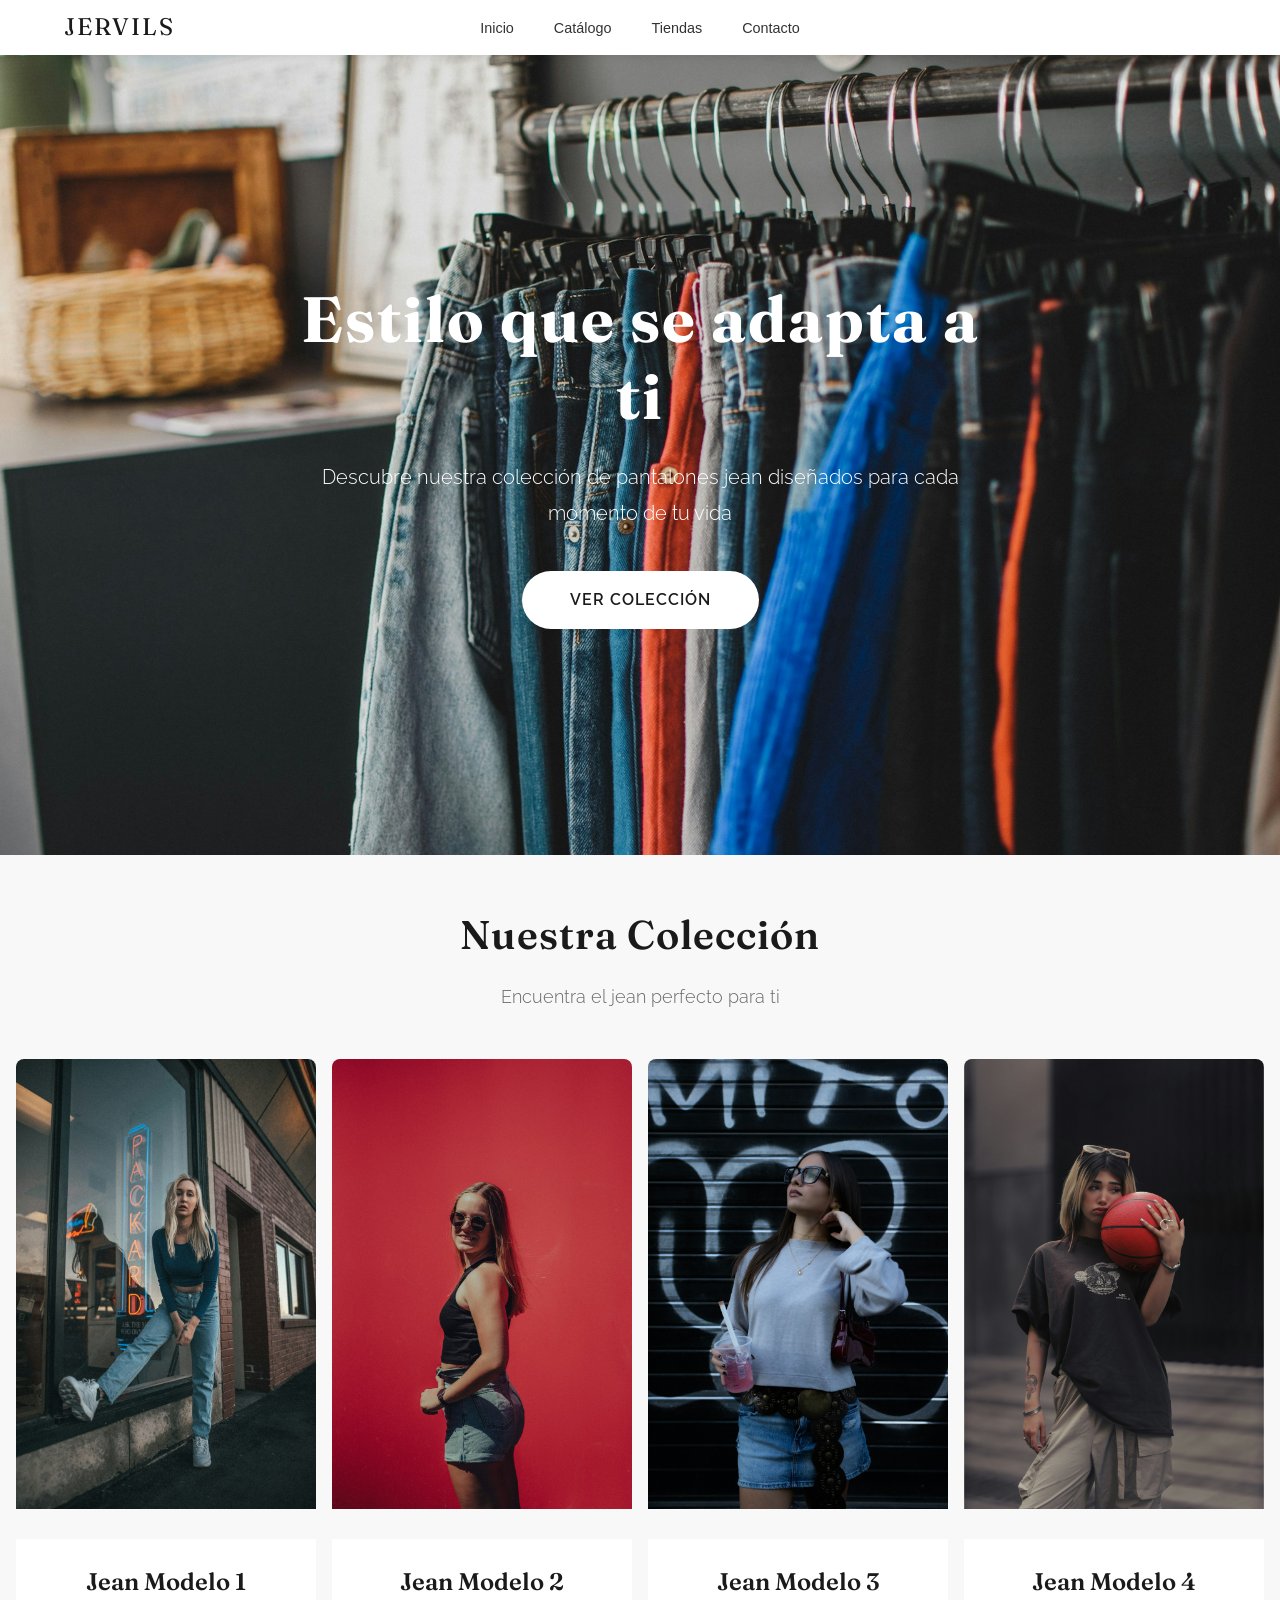
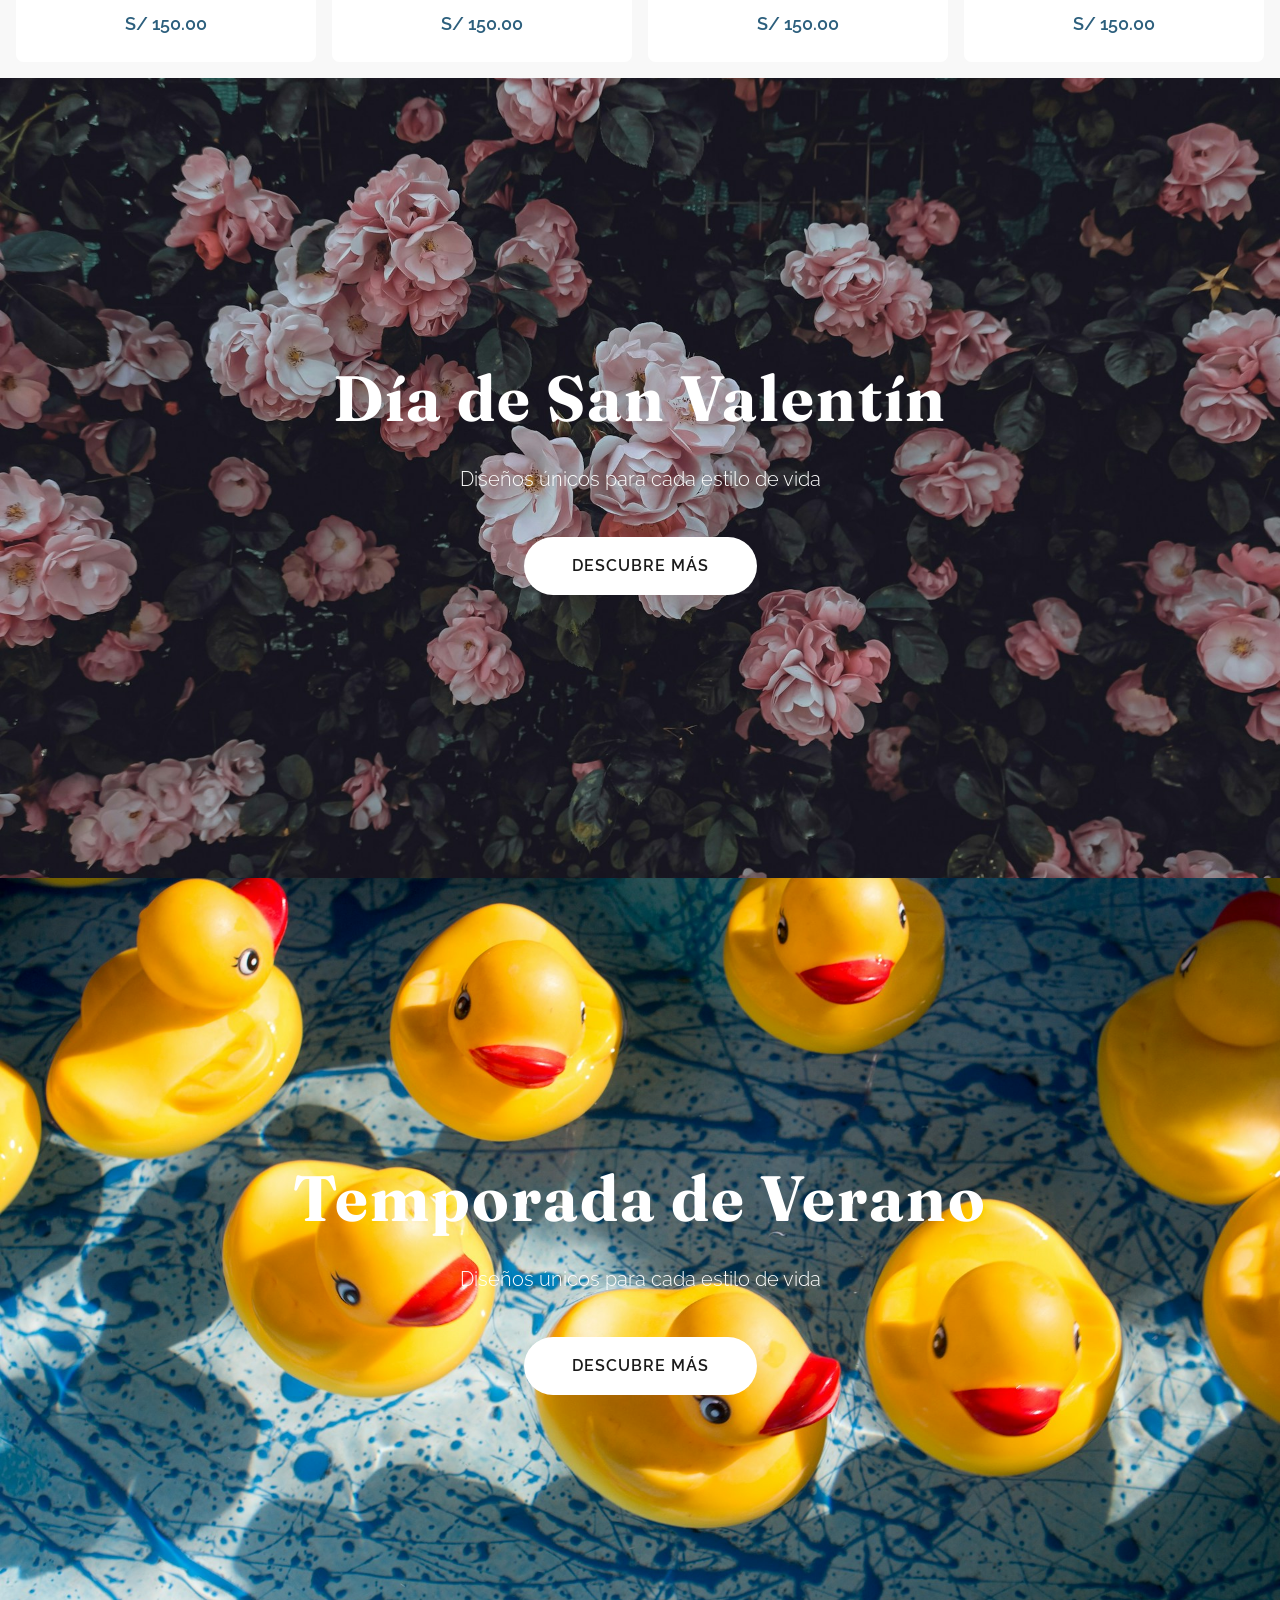
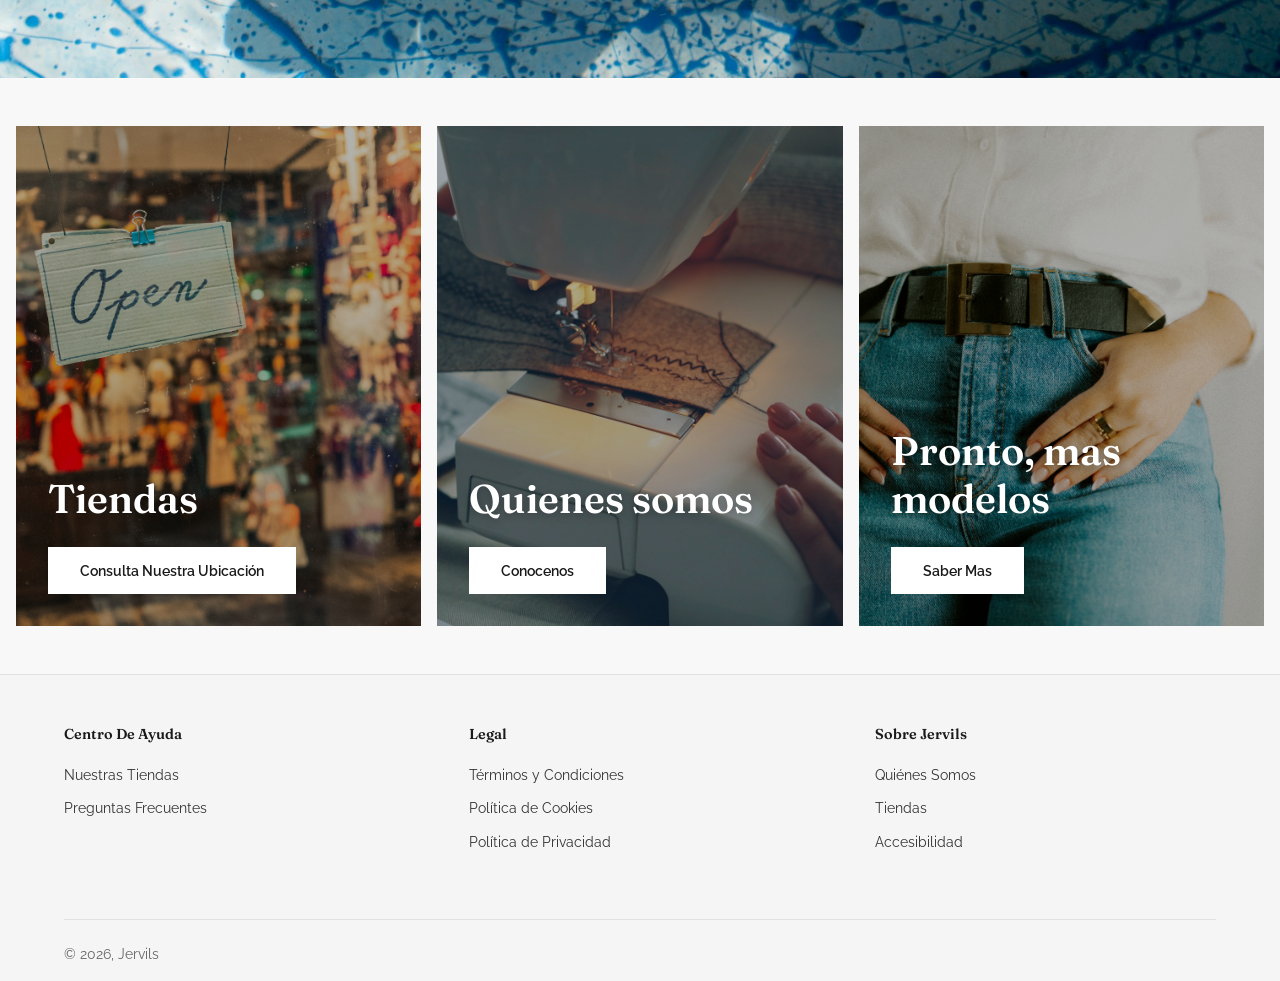
<file: index.html>
<!DOCTYPE html>
<html lang="es">
<head>
    <meta charset="UTF-8">
    <meta name="viewport" content="width=device-width, initial-scale=1.0">
    <meta name="description" content="Jervils - Tu tienda de pantalones jean de alta calidad">
    <title>Jervils | Pantalones Jean</title>
    
    <!-- Google Fonts -->
    <link rel="preconnect" href="https://fonts.googleapis.com">
    <link rel="preconnect" href="https://fonts.gstatic.com" crossorigin>
    <link href="https://fonts.googleapis.com/css2?family=Fraunces:ital,opsz,wght@0,9..144,100..900;1,9..144,100..900&family=Raleway:ital,wght@0,100..900;1,100..900&display=swap" rel="stylesheet">
    
    <!-- Font Awesome para iconos -->
    <link rel="stylesheet" href="https://cdnjs.cloudflare.com/ajax/libs/font-awesome/6.4.0/css/all.min.css">
    
    <!-- CSS -->
    <link rel="stylesheet" href="styles.css">
</head>
<body>
    <a href="#main" class="skip-link">Ir al contenido principal</a>

    <!-- ====================================== -->
    <!-- HEADER - Navegación principal -->
    <!-- ====================================== -->
    <header class="header" id="header">
        <nav class="nav container" aria-label="Navegación principal">
            <div class="nav__logo">
                <a href="#home">JERVILS</a>
            </div>
            
            <div class="nav__menu" id="nav-menu">
                <ul class="nav__list">
                    <li class="nav__item">
                        <a href="#home" class="nav__link">Inicio</a>
                    </li>
                    <li class="nav__item">
                        <a href="catalogo.html" class="nav__link">Catálogo</a>
                    </li>
                    <li class="nav__item">
                        <a href="tiendas.html" class="nav__link">Tiendas</a>
                    </li>
                    <li class="nav__item">
                        <a href="#contacto" class="nav__link">Contacto</a>
                    </li>
                </ul>
                
                <!-- Botón cerrar menú móvil -->
                <button class="nav__close" id="nav-close" aria-label="Cerrar menú">
                   <i class="fa-solid fa-x"></i>
                </button>
            </div>
            
            <!-- Botón toggle menú móvil -->
            <button class="nav__toggle" id="nav-toggle" aria-label="Abrir menú">
                <i class="fa-solid fa-bars"></i>
            </button>
        </nav>
    </header>

    <!-- ====================================== -->
    <!-- MAIN - Contenido principal -->
    <!-- ====================================== -->
    <main id="main">
        <!-- Hero Section Principal -->
        <section class="hero" id="home">
            <img 
                src="images/hero-background.jpg" 
                alt="Colección Jervils - Jeans de alta calidad para cada estilo"
                class="hero__image"
                loading="eager"
            >
            <div class="hero__overlay"></div>
            <div class="hero__container container">
                <div class="hero__content">
                    <h1 class="hero__title">Estilo que se adapta a ti</h1>
                    <p class="hero__description">Descubre nuestra colección de pantalones jean diseñados para cada momento de tu vida</p>
                    <a href="catalogo.html" class="hero__button">Ver Colección</a>
                </div>
            </div>
        </section>

        <!-- Sección Catálogo -->
        <section class="catalog" id="catalogo">
            <div class="container">
                <div class="section__header">
                    <h2 class="section__title">Nuestra Colección</h2>
                    <p class="section__subtitle">Encuentra el jean perfecto para ti</p>
                </div>
                
                <div class="catalog__grid">
                    <!-- PRODUCTO 1 -->
                    <article class="product__card">
                        <div class="product__image">
                            <img src="images/modelo-4_2.jpg" alt="Jean Modelo 1 - Estilo clásico">
                        </div>
                        <div class="product__info">
                            <h3 class="product__name">Jean Modelo 1</h3>
                            <p class="product__price"><data value="150.00">S/ 150.00</data></p>
                        </div>
                    </article>
                    
                    <!-- PRODUCTO 2 -->
                    <article class="product__card">
                        <div class="product__image">
                            <img src="images/modelo_2.jpg" alt="Jean Modelo 2 - Estilo moderno">
                        </div>
                        <div class="product__info">
                            <h3 class="product__name">Jean Modelo 2</h3>
                            <p class="product__price"><data value="150.00">S/ 150.00</data></p>
                        </div>
                    </article>

                    <!-- PRODUCTO 3 -->
                    <article class="product__card">
                        <div class="product__image">
                            <img src="images/modelo_3.jpg" alt="Jean Modelo 3 - Estilo casual">
                        </div>
                        <div class="product__info">
                            <h3 class="product__name">Jean Modelo 3</h3>
                            <p class="product__price"><data value="150.00">S/ 150.00</data></p>
                        </div>
                    </article>

                    <!-- PRODUCTO 4 -->
                    <article class="product__card">
                        <div class="product__image">
                            <img src="images/modelo_4.jpg" alt="Jean Modelo 4 - Estilo contemporáneo">
                        </div>
                        <div class="product__info">
                            <h3 class="product__name">Jean Modelo 4</h3>
                            <p class="product__price"><data value="150.00">S/ 150.00</data></p>
                        </div>
                    </article>
                </div>
            </div>
        </section>

        <!-- Hero Section - San Valentín -->
        <section class="hero hero-2" id="hero-2">
            <img 
                src="images/valentines_day-background.jpg" 
                alt="Promoción Día de San Valentín - Jervils"
                class="hero__image"
                loading="lazy"
            >
            <div class="hero__container container">
                <div class="hero__content">
                    <h2 class="hero__title">Día de San Valentín</h2>
                    <p class="hero__description">Diseños únicos para cada estilo de vida</p>
                    <a href="#catalogo" class="hero__button">Descubre más</a>
                </div>
            </div>
        </section>

        <!-- Hero Section - Verano -->
        <section class="hero hero-3" id="hero-3">
            <img 
                src="images/summer_sale-background.jpg" 
                alt="Temporada de Verano - Colección Jervils"
                class="hero__image"
                loading="lazy"
            >
            <div class="hero__container container">
                <div class="hero__content">
                    <h2 class="hero__title">Temporada de Verano</h2>
                    <p class="hero__description">Diseños únicos para cada estilo de vida</p>
                    <a href="#catalogo" class="hero__button">Descubre más</a>
                </div>
            </div>
        </section>

        <!-- Sección de 3 Columnas -->
        <section class="hero-columns" id="hero-columns">
            <div class="hero-columns__container">
                <!-- COLUMNA 1 - TIENDAS -->
                <div class="hero-columns__item">
                    <img src="images/stores-ub.jpg" alt="Nuestras Tiendas Jervils" class="hero-columns__bg">
                    <div class="hero-columns__overlay"></div>
                    <div class="hero-columns__content">
                        <h2 class="hero-columns__title">Tiendas</h2>
                        <a href="tiendas.html" class="hero-columns__button">Consulta nuestra ubicación</a>
                    </div>
                </div>

                <!-- COLUMNA 2 - NOSOTROS -->
                <div class="hero-columns__item">
                    <img src="images/who.jpg" alt="Quiénes Somos - Historia de Jervils" class="hero-columns__bg">
                    <div class="hero-columns__overlay"></div>
                    <div class="hero-columns__content">
                        <h2 class="hero-columns__title">Quienes somos</h2>
                        <a href="about.html" class="hero-columns__button">Conocenos</a>
                    </div>
                </div>

                <!-- COLUMNA 3 - PRÓXIMAMENTE -->
                <div class="hero-columns__item">
                    <img src="images/P1.jpg" alt="Próximos modelos Jervils" class="hero-columns__bg">
                    <div class="hero-columns__overlay"></div>
                    <div class="hero-columns__content">
                        <h2 class="hero-columns__title">Pronto, mas modelos</h2>
                        <a href="#sustainability" class="hero-columns__button">Saber mas</a>
                    </div>
                </div>
            </div>
        </section>
    </main>

    <!-- ====================================== -->
    <!-- FOOTER - Pie de página -->
    <!-- ====================================== -->
    <footer class="footer">
        <div class="container">
            <div class="footer__content">
                <!-- COLUMNA 1 - Centro de Ayuda -->
                <nav class="footer__section" aria-label="Centro de Ayuda">
                    <h2 class="footer__title">Centro de Ayuda</h2>
                    <ul class="footer__links">
                        <li><a href="tiendas.html">Nuestras Tiendas</a></li>
                        <li><a href="faq.html">Preguntas Frecuentes</a></li>
                    </ul>
                </nav>
                
                <!-- COLUMNA 2 - Legal -->
                <nav class="footer__section" aria-label="Legal">
                    <h2 class="footer__title">Legal</h2>
                    <ul class="footer__links">
                        <li><a href="#">Términos y Condiciones</a></li>
                        <li><a href="#">Política de Cookies</a></li>
                        <li><a href="#">Política de Privacidad</a></li>
                    </ul>
                </nav>
                
                <!-- COLUMNA 3 - Sobre Jervils -->
                <nav class="footer__section" aria-label="Sobre Jervils">
                    <h2 class="footer__title">Sobre Jervils</h2>
                    <ul class="footer__links">
                        <li><a href="about.html">Quiénes Somos</a></li>
                        <li><a href="tiendas.html">Tiendas</a></li>
                        <li><a href="#">Accesibilidad</a></li>
                    </ul>
                </nav>
            </div>
            
            <!-- FOOTER BOTTOM -->
            <div class="footer__bottom">
                <div class="footer__bottom-right">
                    <p>&copy; <time datetime="2026">2026</time>, Jervils</p>
                </div>
            </div>
        </div>
    </footer>

    <!-- Scroll to top button -->
    <a href="#home" class="scroll-top" id="scroll-top" aria-label="Volver al inicio">
        <i class="fas fa-arrow-up"></i>
    </a>

    <!-- JavaScript -->
    <script src="script.js" defer></script>
</body>
</html>
</file>
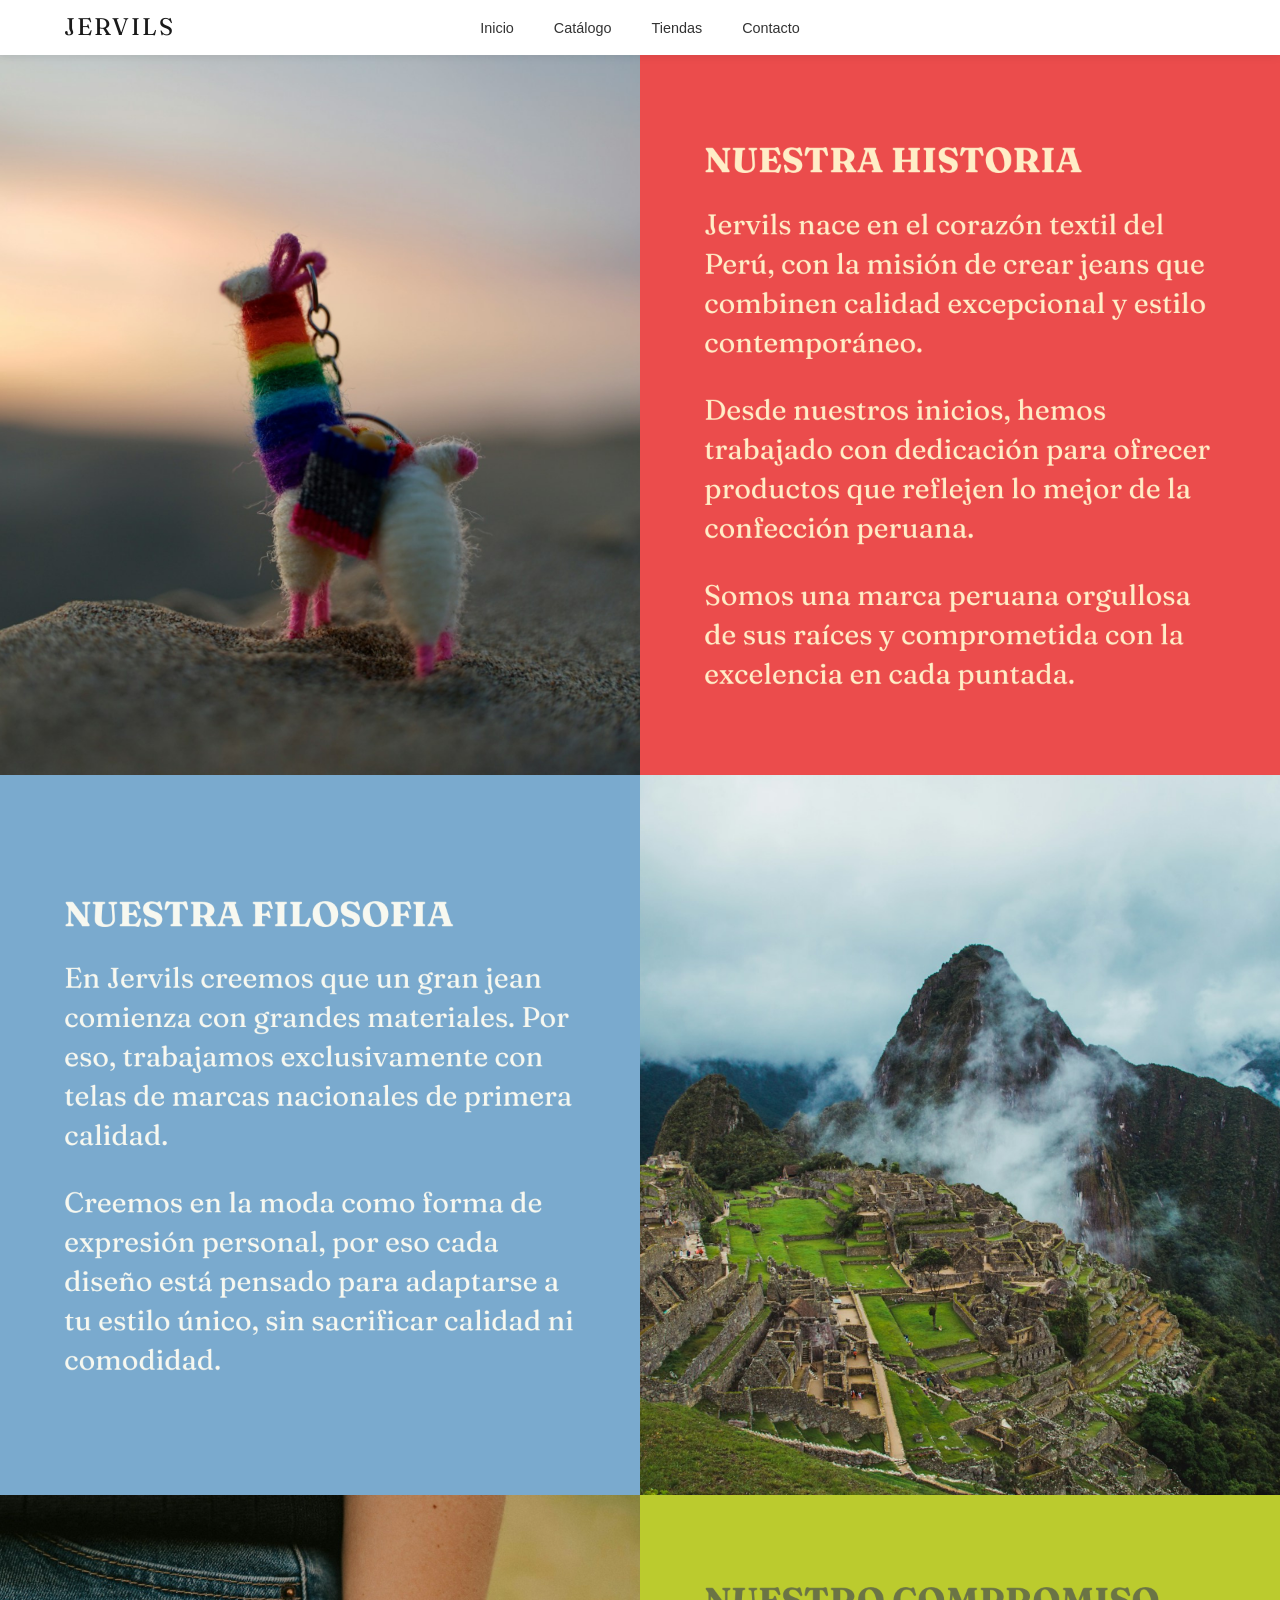
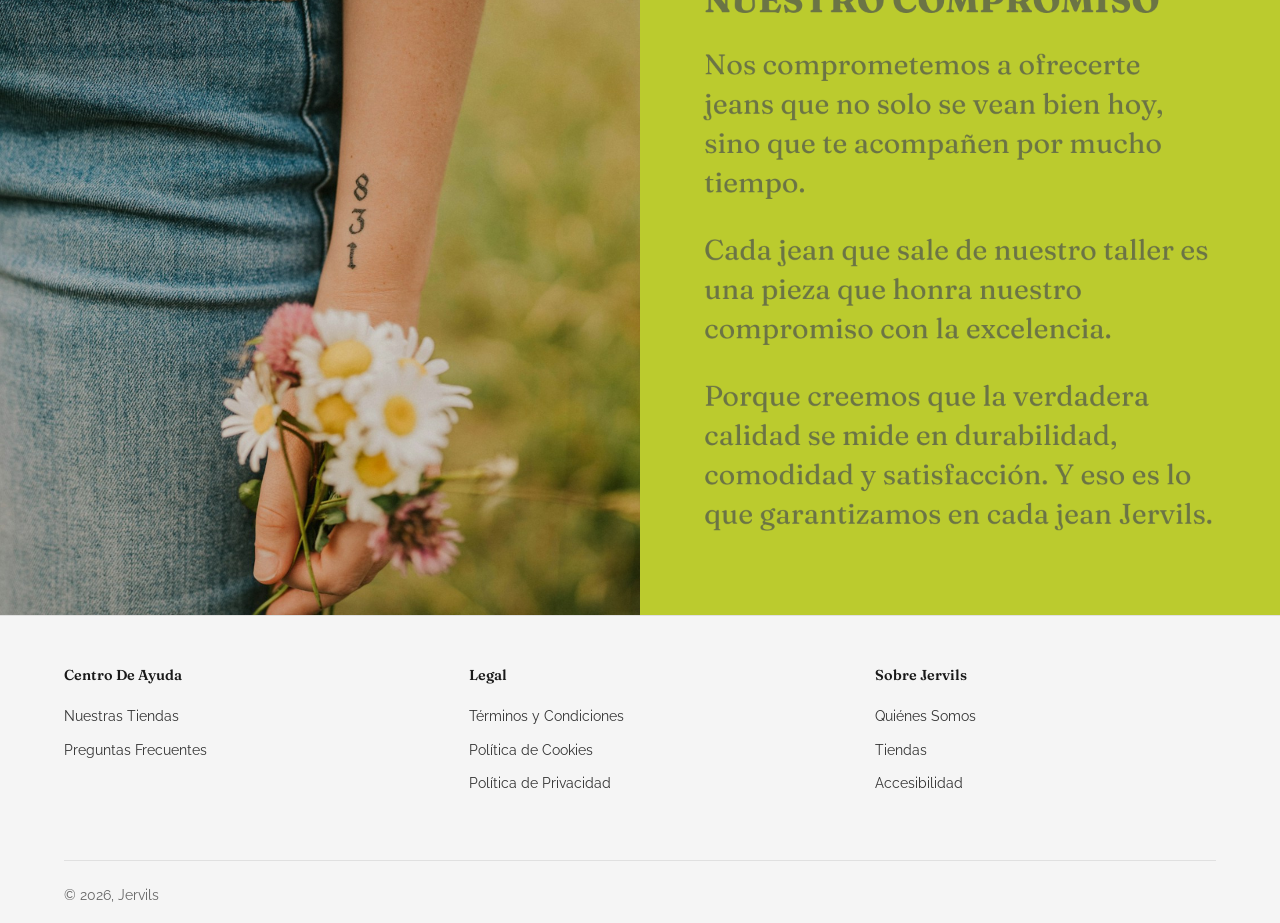
<file: about.html>
<!DOCTYPE html>
<html lang="es">
<head>
    <meta charset="UTF-8">
    <meta name="viewport" content="width=device-width, initial-scale=1.0">
    <meta name="description" content="Conoce Jervils - Nuestra historia en imágenes">
    <title>Quiénes Somos | Jervils</title>
    
    <!-- Google Fonts -->
    <link rel="preconnect" href="https://fonts.googleapis.com">
    <link rel="preconnect" href="https://fonts.gstatic.com" crossorigin>
    <link href="https://fonts.googleapis.com/css2?family=Fraunces:ital,opsz,wght@0,9..144,100..900;1,9..144,100..900&family=Raleway:ital,wght@0,100..900;1,100..900&display=swap" rel="stylesheet">
    
    <!-- Font Awesome -->
    <link rel="stylesheet" href="https://cdnjs.cloudflare.com/ajax/libs/font-awesome/6.4.0/css/all.min.css">
    
    <!-- CSS -->
    <link rel="stylesheet" href="styles.css">
</head>
<body>
    <a href="#main" class="skip-link">Ir al contenido principal</a>

    <!-- HEADER -->
    <header class="header" id="header">
        <nav class="nav container" aria-label="Navegación principal">
            <div class="nav__logo">
                <a href="index.html">JERVILS</a>
            </div>

            <div class="nav__menu" id="nav-menu">
                <ul class="nav__list">
                    <li class="nav__item">
                        <a href="index.html" class="nav__link">Inicio</a>
                    </li>
                    <li class="nav__item">
                        <a href="catalogo.html" class="nav__link">Catálogo</a>
                    </li>
                    <li class="nav__item">
                        <a href="tiendas.html" class="nav__link">Tiendas</a>
                    </li>
                    <li class="nav__item">
                        <a href="index.html#contacto" class="nav__link">Contacto</a>
                    </li>
                </ul>
                
                <button class="nav__close" id="nav-close" aria-label="Cerrar menú">
                    <i class="fa-solid fa-x"></i>
                </button>
            </div>
            
            <button class="nav__toggle" id="nav-toggle" aria-label="Abrir menú">
               <i class="fa-solid fa-bars"></i>
            </button>
        </nav>
    </header>

    <main id="main" class="about-main">
        <h1 class="visually-hidden">Quiénes Somos - Jervils</h1>

        <!-- IMAGEN 1 -->
        <div class="about-image-section">
            <img src="images/CC1seccion1.png" alt="Jervils - Nuestra Historia" class="about-image">
        </div>

        <!-- IMAGEN 2 -->
        <div class="about-image-section">
            <img src="images/CC2seccion2.png" alt="Jervils - Nuestra Filosofía" class="about-image">
        </div>

        <!-- IMAGEN 3 -->
        <div class="about-image-section">
            <img src="images/CC3seccion3.png" alt="Jervils - Nuestro Compromiso" class="about-image">
        </div>
    </main>

    <!-- FOOTER -->
    <footer class="footer">
        <div class="container">
            <div class="footer__content">
                <!-- Columna 1: Centro de Ayuda -->
                <nav class="footer__section" aria-label="Centro de Ayuda">
                    <h2 class="footer__title">Centro de Ayuda</h2>
                    <ul class="footer__links">
                        <li><a href="tiendas.html">Nuestras Tiendas</a></li>
                        <li><a href="faq.html">Preguntas Frecuentes</a></li>
                    </ul>
                </nav>
                
                <!-- Columna 2: Legal -->
                <nav class="footer__section" aria-label="Legal">
                    <h2 class="footer__title">Legal</h2>
                    <ul class="footer__links">
                        <li><a href="#">Términos y Condiciones</a></li>
                        <li><a href="#">Política de Cookies</a></li>
                        <li><a href="#">Política de Privacidad</a></li>
                    </ul>
                </nav>
                
                <!-- Columna 3: Sobre Jervils -->
                <nav class="footer__section" aria-label="Sobre Jervils">
                    <h2 class="footer__title">Sobre Jervils</h2>
                    <ul class="footer__links">
                        <li><a href="about.html">Quiénes Somos</a></li>
                        <li><a href="tiendas.html">Tiendas</a></li>
                        <li><a href="#">Accesibilidad</a></li>
                    </ul>
                </nav>
            </div>
            
            <!-- Footer Bottom -->
            <div class="footer__bottom">
                <div class="footer__bottom-right">
                    <p>&copy; <time datetime="2026">2026</time>, Jervils</p>
                </div>
            </div>
        </div>
    </footer>

    <a href="#header" class="scroll-top" id="scroll-top" aria-label="Volver arriba">
        <i class="fas fa-arrow-up"></i>
    </a>

    <script src="script.js" defer></script>
</body>
</html>
</file>
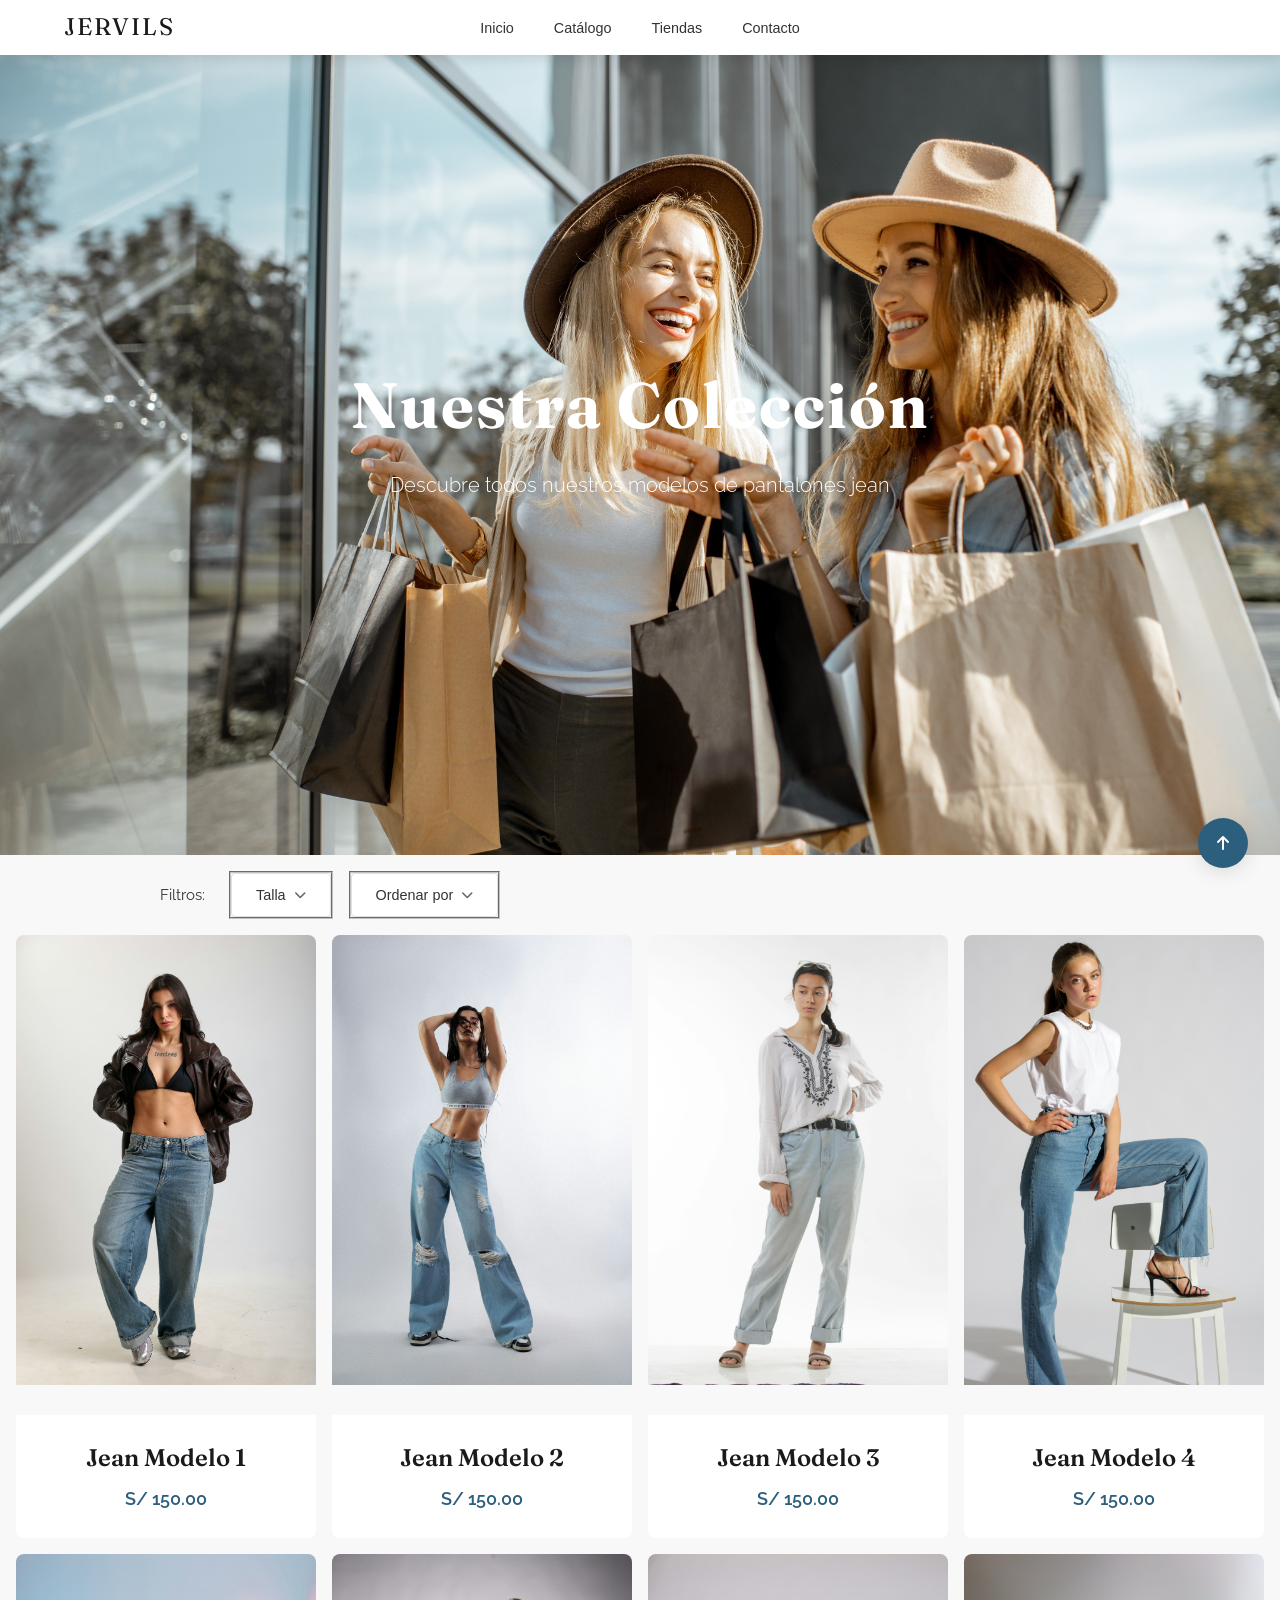
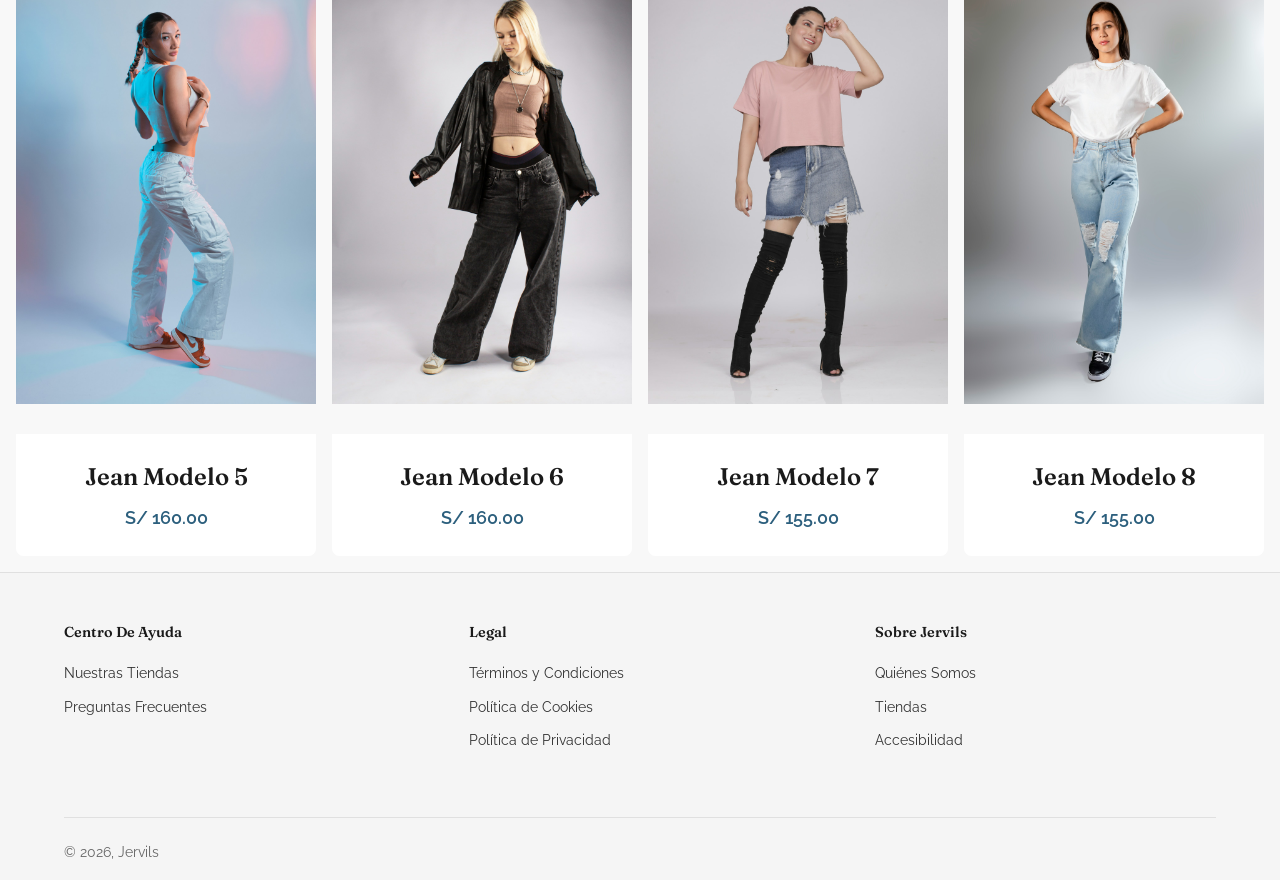
<file: catalogo.html>
<!DOCTYPE html>
<html lang="es">
<head>
    <meta charset="UTF-8">
    <meta name="viewport" content="width=device-width, initial-scale=1.0">
    <meta name="description" content="Catálogo completo de pantalones jean Jervils">
    <title>Catálogo | Jervils</title>
    
    <!-- Google Fonts -->
    <link rel="preconnect" href="https://fonts.googleapis.com">
    <link rel="preconnect" href="https://fonts.gstatic.com" crossorigin>
    <link href="https://fonts.googleapis.com/css2?family=Fraunces:ital,opsz,wght@0,9..144,100..900;1,9..144,100..900&family=Raleway:ital,wght@0,100..900;1,100..900&display=swap" rel="stylesheet">
    
    <!-- Font Awesome -->
    <link rel="stylesheet" href="https://cdnjs.cloudflare.com/ajax/libs/font-awesome/6.4.0/css/all.min.css">
    
    <!-- CSS -->
    <link rel="stylesheet" href="styles.css">
</head>
<body>
    <a href="#main" class="skip-link">Ir al contenido principal</a>

    <!-- ====================================== -->
    <!-- HEADER - Navegación principal -->
    <!-- ====================================== -->
    <header class="header" id="header">
        <nav class="nav container" aria-label="Navegación principal">
            <div class="nav__logo">
                <a href="index.html">JERVILS</a>
            </div>
            
            <div class="nav__menu" id="nav-menu">
                <ul class="nav__list">
                    <li class="nav__item">
                        <a href="index.html" class="nav__link">Inicio</a>
                    </li>
                    <li class="nav__item">
                        <a href="catalogo.html" class="nav__link">Catálogo</a>
                    </li>
                    <li class="nav__item">
                        <a href="tiendas.html" class="nav__link">Tiendas</a>
                    </li>
                    <li class="nav__item">
                        <a href="index.html#contacto" class="nav__link">Contacto</a>
                    </li>
                </ul>
                
                <!-- Botón cerrar menú móvil -->
                <button class="nav__close" id="nav-close" aria-label="Cerrar menú">
                    <i class="fa-solid fa-x"></i>
                </button>
            </div>
            
            <!-- Botón toggle menú móvil -->
            <button class="nav__toggle" id="nav-toggle" aria-label="Abrir menú">
                <i class="fa-solid fa-bars"></i>
            </button>
        </nav>
    </header>

    <!-- ====================================== -->
    <!-- MAIN - Contenido principal -->
    <!-- ====================================== -->
    <main id="main">
        <!-- Hero Section Catálogo -->
        <section class="hero" id="hero">
            <img 
                src="images/catalogo.jpg" 
                alt="Catálogo completo Jervils - Todos nuestros modelos de jeans"
                class="hero__image"
                loading="eager"
            >
            <div class="hero__container container">
                <div class="hero__content">
                    <h1 class="hero__title">Nuestra Colección</h1>
                    <p class="hero__description">Descubre todos nuestros modelos de pantalones jean</p>
                </div>
            </div>
        </section>

        <!-- Sección Catálogo Completo -->
        <section class="catalog catalog--page" id="catalogo">
            <div class="container">
                <h2 class="visually-hidden">Productos disponibles</h2>
                <!-- Filtros -->
                <div class="catalog__filters-advanced">
                    <div class="filters__label"> Filtros: </div>
                    
                    <!-- Filtro de Talla -->
                    <fieldset class="filter__group">
                        <button class="filter__dropdown"
                                data-filter="size"
                                aria-expanded="false"
                                aria-controls="size-menu">
                            <span> Talla </span>
                            <i class="fas fa-chevron-down"></i>
                        </button>
                        <div class="filter__dropdown-menu" id="size-menu" role="group" aria-label="Filtrar por talla">
                            <label>
                                <input type="checkbox" value="28"> 28
                            </label>
                            <label>
                                <input type="checkbox" value="30"> 30
                            </label>
                            <label>
                                <input type="checkbox" value="32"> 32
                            </label>
                            <label>
                                <input type="checkbox" value="34"> 34
                            </label>
                        </div>
                    </fieldset>

                    <!-- Filtro de Ordenar -->
                    <fieldset class="filter__group filter__sort">
                        <button class="filter__dropdown"
                                data-filter="sort"
                                aria-expanded="false"
                                aria-controls="sort-menu">
                            <span> Ordenar por </span>
                            <i class="fas fa-chevron-down"></i>
                        </button>
                        <div class="filter__dropdown-menu" id="sort-menu" role="group" aria-label="Ordenar productos">
                            <label>
                                <input type="radio" name="sort" value="featured" checked> Destacados
                            </label>
                            <label>
                                <input type="radio" name="sort" value="price-low"> Precio: Menor a Mayor
                            </label>
                            <label>
                                <input type="radio" name="sort" value="price-high"> Precio: Mayor a Menor
                            </label>
                        </div>
                    </fieldset>
                </div>
                
                <!-- Grid de Productos -->
                <div class="catalog__grid">
                    <!-- PRODUCTO 1 -->
                    <article class="product__card" data-category="mujer">
                        <div class="product__image">
                            <img src="images/catalogo_1.jpg" alt="Jean Modelo 1 - Estilo para mujer">
                        </div>
                        <div class="product__info">
                            <h3 class="product__name">Jean Modelo 1</h3>
                            <p class="product__price"><data value="150.00">S/ 150.00</data></p>
                        </div>
                    </article>

                    <!-- PRODUCTO 2 -->
                    <article class="product__card" data-category="mujer">
                        <div class="product__image">
                            <img src="images/catalogo_2.jpg" alt="Jean Modelo 2 - Estilo para mujer">
                        </div>
                        <div class="product__info">
                            <h3 class="product__name">Jean Modelo 2</h3>
                            <p class="product__price"><data value="150.00">S/ 150.00</data></p>
                        </div>
                    </article>

                    <!-- PRODUCTO 3 -->
                    <article class="product__card" data-category="mujer">
                        <div class="product__image">
                            <img src="images/catalogo_3.jpg" alt="Jean Modelo 3 - Estilo para mujer">
                        </div>
                        <div class="product__info">
                            <h3 class="product__name">Jean Modelo 3</h3>
                            <p class="product__price"><data value="150.00">S/ 150.00</data></p>
                        </div>
                    </article>

                    <!-- PRODUCTO 4 -->
                    <article class="product__card" data-category="mujer">
                        <div class="product__image">
                            <img src="images/catalogo_4.jpg" alt="Jean Modelo 4 - Estilo para mujer">
                        </div>
                        <div class="product__info">
                            <h3 class="product__name">Jean Modelo 4</h3>
                            <p class="product__price"><data value="150.00">S/ 150.00</data></p>
                        </div>
                    </article>

                    <!-- PRODUCTO 5 -->
                    <article class="product__card" data-category="hombre">
                        <div class="product__image">
                            <img src="images/catalogo_5.jpg" alt="Jean Modelo 5 - Estilo para hombre">
                        </div>
                        <div class="product__info">
                            <h3 class="product__name">Jean Modelo 5</h3>
                            <p class="product__price"><data value="160.00">S/ 160.00</data></p>
                        </div>
                    </article>

                    <!-- PRODUCTO 6 -->
                    <article class="product__card" data-category="hombre">
                        <div class="product__image">
                            <img src="images/catalogo_6.jpg" alt="Jean Modelo 6 - Estilo para hombre">
                        </div>
                        <div class="product__info">
                            <h3 class="product__name">Jean Modelo 6</h3>
                            <p class="product__price"><data value="160.00">S/ 160.00</data></p>
                        </div>
                    </article>

                    <!-- PRODUCTO 7 -->
                    <article class="product__card" data-category="unisex">
                        <div class="product__image">
                            <img src="images/catalogo_7-2.jpg" alt="Jean Modelo 7 - Estilo unisex">
                        </div>
                        <div class="product__info">
                            <h3 class="product__name">Jean Modelo 7</h3>
                            <p class="product__price"><data value="155.00">S/ 155.00</data></p>
                        </div>
                    </article>

                    <!-- PRODUCTO 8 -->
                    <article class="product__card" data-category="unisex">
                        <div class="product__image">
                            <img src="images/catalogo_8.jpg" alt="Jean Modelo 8 - Estilo unisex">
                        </div>
                        <div class="product__info">
                            <h3 class="product__name">Jean Modelo 8</h3>
                            <p class="product__price"><data value="155.00">S/ 155.00</data></p>
                        </div>
                    </article>
                </div>
            </div>
        </section>
    </main>

    <!-- ====================================== -->
    <!-- FOOTER - Pie de página -->
    <!-- ====================================== -->
    <footer class="footer">
        <div class="container">
            <div class="footer__content">
                <!-- Columna 1: Centro de Ayuda -->
                <nav class="footer__section" aria-label="Centro de Ayuda">
                    <h2 class="footer__title">Centro de Ayuda</h2>
                    <ul class="footer__links">
                        <li><a href="tiendas.html">Nuestras Tiendas</a></li>
                        <li><a href="faq.html">Preguntas Frecuentes</a></li>
                    </ul>
                </nav>
                
                <!-- Columna 2: Legal -->
                <nav class="footer__section" aria-label="Legal">
                    <h2 class="footer__title">Legal</h2>
                    <ul class="footer__links">
                        <li><a href="#">Términos y Condiciones</a></li>
                        <li><a href="#">Política de Cookies</a></li>
                        <li><a href="#">Política de Privacidad</a></li>
                    </ul>
                </nav>
                
                <!-- Columna 3: Sobre Jervils -->
                <nav class="footer__section" aria-label="Sobre Jervils">
                    <h2 class="footer__title">Sobre Jervils</h2>
                    <ul class="footer__links">
                        <li><a href="about.html">Quiénes Somos</a></li>
                        <li><a href="tiendas.html">Tiendas</a></li>
                        <li><a href="#">Accesibilidad</a></li>
                    </ul>
                </nav>
            </div>
            
            <!-- Footer Bottom -->
            <div class="footer__bottom">
                <div class="footer__bottom-right">
                    <p>&copy; <time datetime="2026">2026</time>, Jervils</p>
                </div>
            </div>
        </div>
    </footer>

    <!-- Scroll to top button -->
    <a href="#hero" class="scroll-top" id="scroll-top" aria-label="Volver arriba">
        <i class="fas fa-arrow-up"></i>
    </a>

    <!-- JavaScript -->
    <script src="script.js" defer></script>
    <script src="catalog-filter.js" defer></script>
</body>
</html>
</file>
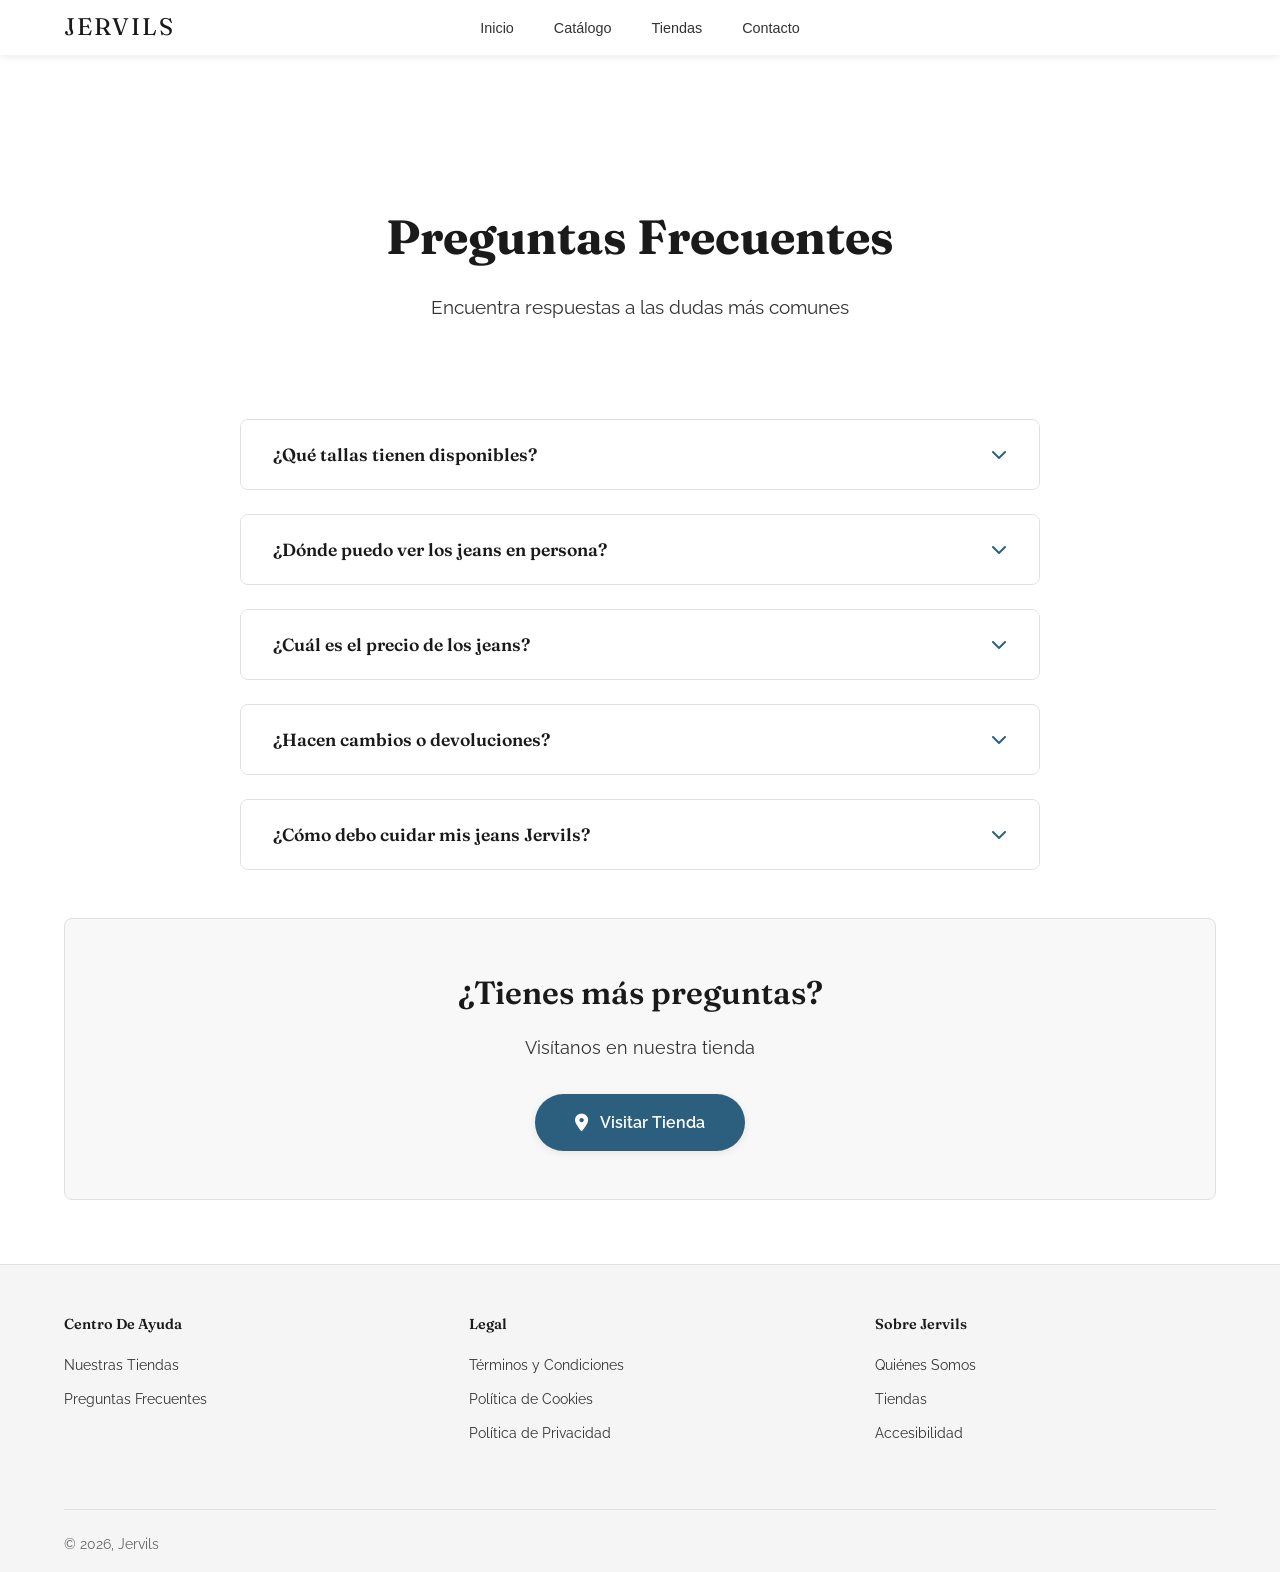
<file: faq.html>
<!DOCTYPE html>
<html lang="es">
<head>
    <meta charset="UTF-8">
    <meta name="viewport" content="width=device-width, initial-scale=1.0">
    <meta name="description" content="Preguntas frecuentes sobre Jervils - Encuentra respuestas a tus dudas">
    <title>Preguntas Frecuentes | Jervils</title>
    
    <!-- Google Fonts -->
    <link rel="preconnect" href="https://fonts.googleapis.com">
    <link rel="preconnect" href="https://fonts.gstatic.com" crossorigin>
    <link href="https://fonts.googleapis.com/css2?family=Fraunces:ital,opsz,wght@0,9..144,100..900;1,9..144,100..900&family=Raleway:ital,wght@0,100..900;1,100..900&display=swap" rel="stylesheet">
    
    <!-- Font Awesome -->
    <link rel="stylesheet" href="https://cdnjs.cloudflare.com/ajax/libs/font-awesome/6.4.0/css/all.min.css">
    
    <!-- CSS -->
    <link rel="stylesheet" href="styles.css">
</head>
<body>
    <a href="#main" class="skip-link">Ir al contenido principal</a>

    <!-- HEADER -->
    <header class="header" id="header">
        <nav class="nav container" aria-label="Navegación principal">
            <div class="nav__logo">
                <a href="index.html">JERVILS</a>
            </div>

            <div class="nav__menu" id="nav-menu">
                <ul class="nav__list">
                    <li class="nav__item">
                        <a href="index.html" class="nav__link">Inicio</a>
                    </li>
                    <li class="nav__item">
                        <a href="catalogo.html" class="nav__link">Catálogo</a>
                    </li>
                    <li class="nav__item">
                        <a href="tiendas.html" class="nav__link">Tiendas</a>
                    </li>
                    <li class="nav__item">
                        <a href="index.html#contacto" class="nav__link">Contacto</a>
                    </li>
                </ul>
                
                <button class="nav__close" id="nav-close" aria-label="Cerrar menú">
                    <i class="fa-solid fa-x"></i>
                </button>
            </div>
            
            <button class="nav__toggle" id="nav-toggle" aria-label="Abrir menú">
                <i class="fa-solid fa-bars"></i>
            </button>
        </nav>
    </header>

    <main id="main">
        <!-- Hero Section - Solo texto, sin imagen -->
        <section class="faq-hero">
            <div class="container">
                <div class="faq-hero__content">
                    <h1 class="faq-hero__title">Preguntas Frecuentes</h1>
                    <p class="faq-hero__description">Encuentra respuestas a las dudas más comunes</p>
                </div>
            </div>
        </section>

        <!-- FAQ Section -->
        <section class="faq" id="faq">
            <div class="container">
                <div class="faq__container">
                    
                    <!-- PREGUNTA 1 -->
                    <div class="faq__item">
                        <button class="faq__question" aria-expanded="false">
                            <span>¿Qué tallas tienen disponibles?</span>
                            <i class="fas fa-chevron-down faq__icon"></i>
                        </button>
                        <div class="faq__answer">
                            <p>Contamos con tallas desde la 28 hasta la 34, adaptándose a diferentes tipos de cuerpo. Te recomendamos visitar nuestra tienda en Gamarra para probarte los modelos y encontrar tu talla perfecta. Nuestro personal estará encantado de ayudarte a elegir la talla que mejor se ajuste a ti.</p>
                        </div>
                    </div>

                    <!-- PREGUNTA 2 -->
                    <div class="faq__item">
                        <button class="faq__question" aria-expanded="false">
                            <span>¿Dónde puedo ver los jeans en persona?</span>
                            <i class="fas fa-chevron-down faq__icon"></i>
                        </button>
                        <div class="faq__answer">
                            <p>Nuestra tienda está ubicada en <strong>Jr. Antonio Bazo 522, Gamarra, La Victoria, Lima</strong>. Estamos abiertos de lunes a sábado de 9:00 AM a 7:00 PM. Aquí podrás ver toda nuestra colección, probarte los modelos que te interesen y recibir asesoría personalizada de nuestro equipo.</p>
                        </div>
                    </div>

                    <!-- PREGUNTA 3 -->
                    <div class="faq__item">
                        <button class="faq__question" aria-expanded="false">
                            <span>¿Cuál es el precio de los jeans?</span>
                            <i class="fas fa-chevron-down faq__icon"></i>
                        </button>
                        <div class="faq__answer">
                            <p>Nuestros jeans tienen precios que van desde S/ 150.00 hasta S/ 160.00, dependiendo del modelo y características específicas. Trabajamos con materiales de alta calidad y confección nacional, lo que garantiza productos duraderos a precios justos. Los precios pueden variar según promociones especiales disponibles en tienda.</p>
                        </div>
                    </div>

                    <!-- PREGUNTA 4 -->
                    <div class="faq__item">
                        <button class="faq__question" aria-expanded="false">
                            <span>¿Hacen cambios o devoluciones?</span>
                            <i class="fas fa-chevron-down faq__icon"></i>
                        </button>
                        <div class="faq__answer">
                            <p>Sí, aceptamos cambios dentro de los <strong>7 días posteriores a la compra</strong>, siempre que el producto esté en perfectas condiciones, sin uso, con etiquetas originales y presentando el comprobante de compra. No realizamos devoluciones de dinero, pero puedes cambiar por otro modelo o talla sin problema. Por favor, conserva tu boleta o factura.</p>
                        </div>
                    </div>

                    <!-- PREGUNTA 5 -->
                    <div class="faq__item">
                        <button class="faq__question" aria-expanded="false">
                            <span>¿Cómo debo cuidar mis jeans Jervils?</span>
                            <i class="fas fa-chevron-down faq__icon"></i>
                        </button>
                        <div class="faq__answer">
                            <p>Para mantener tus jeans en perfecto estado, te recomendamos:</p>
                            <ul>
                                <li class="faq__answer-item"><strong>Lavar al revés</strong> con agua fría para preservar el color</li>
                                <li class="faq__answer-item"><strong>Evitar el uso excesivo de detergente</strong> y nunca usar lejía</li>
                                <li class="faq__answer-item"><strong>Secar al aire libre</strong> en lugar de usar secadora para evitar encogimiento</li>
                                <li class="faq__answer-item"><strong>Planchar a temperatura media</strong> si es necesario, siempre del revés</li>
                                <li class="faq__answer-item"><strong>Lavar solo cuando sea necesario</strong> para prolongar la vida útil del jean</li>
                            </ul>
                        </div>
                    </div>

                </div>

                <!-- CTA Section -->
                <div class="faq__cta">
                    <h2 class="faq__cta-title">¿Tienes más preguntas?</h2>
                    <p class="faq__cta-description">Visítanos en nuestra tienda</p>
                    <a href="tiendas.html" class="faq__button">
                        <i class="fas fa-map-marker-alt"></i>
                        Visitar Tienda
                    </a>
                </div>
            </div>
        </section>
    </main>

    <!-- FOOTER -->
    <footer class="footer">
        <div class="container">
            <div class="footer__content">
                <!-- Columna 1: Centro de Ayuda -->
                <nav class="footer__section" aria-label="Centro de Ayuda">
                    <h2 class="footer__title">Centro de Ayuda</h2>
                    <ul class="footer__links">
                        <li><a href="tiendas.html">Nuestras Tiendas</a></li>
                        <li><a href="faq.html">Preguntas Frecuentes</a></li>
                    </ul>
                </nav>
                
                <!-- Columna 2: Legal -->
                <nav class="footer__section" aria-label="Legal">
                    <h2 class="footer__title">Legal</h2>
                    <ul class="footer__links">
                        <li><a href="#">Términos y Condiciones</a></li>
                        <li><a href="#">Política de Cookies</a></li>
                        <li><a href="#">Política de Privacidad</a></li>
                    </ul>
                </nav>
                
                <!-- Columna 3: Sobre Jervils -->
                <nav class="footer__section" aria-label="Sobre Jervils">
                    <h2 class="footer__title">Sobre Jervils</h2>
                    <ul class="footer__links">
                        <li><a href="about.html">Quiénes Somos</a></li>
                        <li><a href="tiendas.html">Tiendas</a></li>
                        <li><a href="#">Accesibilidad</a></li>
                    </ul>
                </nav>
            </div>
            
            <!-- Footer Bottom -->
            <div class="footer__bottom">
                <div class="footer__bottom-right">
                    <p>&copy; <time datetime="2026">2026</time>, Jervils</p>
                </div>
            </div>
        </div>
    </footer>

    <a href="#header" class="scroll-top" id="scroll-top" aria-label="Volver arriba">
        <i class="fas fa-arrow-up"></i>
    </a>

    <script src="script.js" defer></script>
    <script src="faq.js" defer></script>
</body>
</html>
</file>
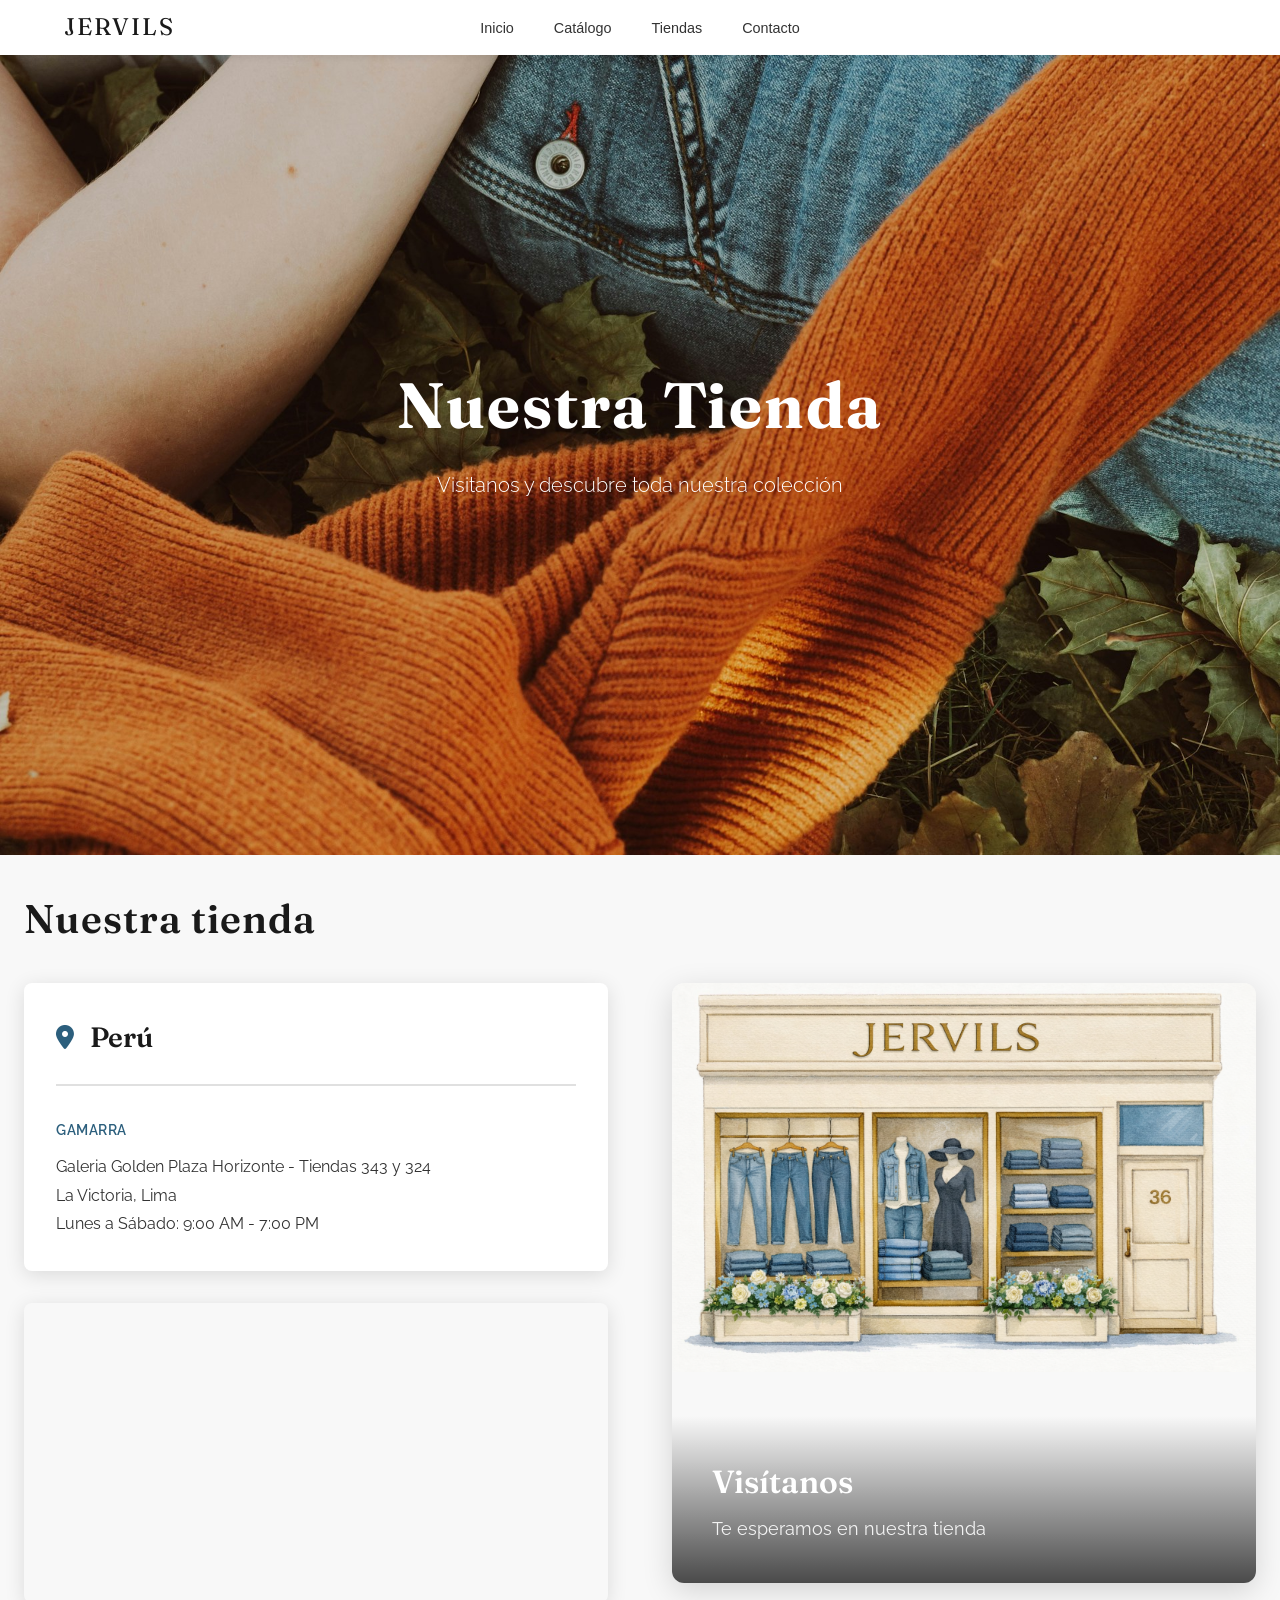
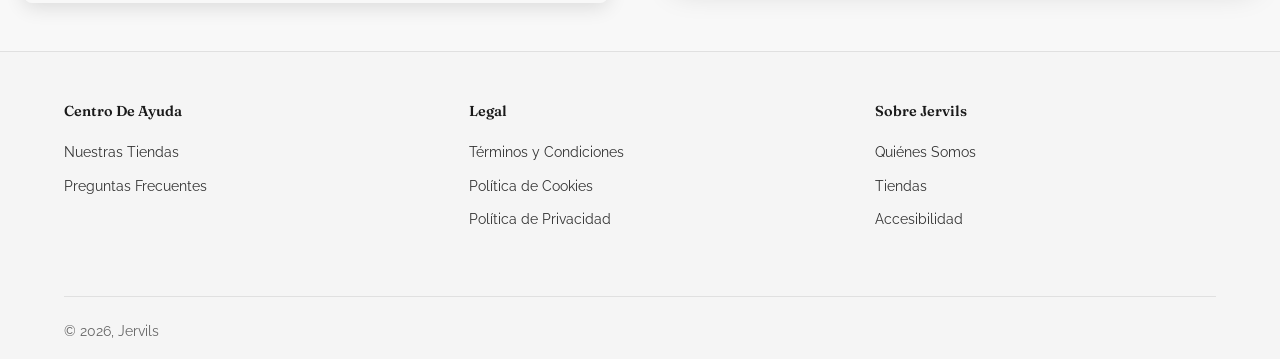
<file: tiendas.html>
<!DOCTYPE html>
<html lang="es">
<head>
    <meta charset="UTF-8">
    <meta name="viewport" content="width=device-width, initial-scale=1.0">
    <meta name="description" content="Visita nuestras tiendas Jervils">
    <title>Tiendas | Jervils</title>
    
    <!-- Google Fonts -->
    <link rel="preconnect" href="https://fonts.googleapis.com">
    <link rel="preconnect" href="https://fonts.gstatic.com" crossorigin>
    <link href="https://fonts.googleapis.com/css2?family=Fraunces:ital,opsz,wght@0,9..144,100..900;1,9..144,100..900&family=Raleway:ital,wght@0,100..900;1,100..900&display=swap" rel="stylesheet">
    
    <!-- Font Awesome -->
    <link rel="stylesheet" href="https://cdnjs.cloudflare.com/ajax/libs/font-awesome/6.4.0/css/all.min.css">
    
    <!-- CSS -->
    <link rel="stylesheet" href="styles.css">
</head>
<body>
    <a href="#main" class="skip-link">Ir al contenido principal</a>

    <!-- HEADER -->
    <header class="header" id="header">
        <nav class="nav container" aria-label="Navegación principal">
            <div class="nav__logo">
                <a href="index.html">JERVILS</a>
            </div>

            <div class="nav__menu" id="nav-menu">
                <ul class="nav__list">
                    <li class="nav__item">
                        <a href="index.html" class="nav__link">Inicio</a>
                    </li>
                    <li class="nav__item">
                        <a href="catalogo.html" class="nav__link">Catálogo</a>
                    </li>
                    <li class="nav__item">
                        <a href="tiendas.html" class="nav__link">Tiendas</a>
                    </li>
                    <li class="nav__item">
                        <a href="index.html#contacto" class="nav__link">Contacto</a>
                    </li>
                </ul>
                
                <button class="nav__close" id="nav-close" aria-label="Cerrar menú">
                    <i class="fas fa-times"></i>
                </button>
            </div>
            
            <button class="nav__toggle" id="nav-toggle" aria-label="Abrir menú">
                <i class="fas fa-bars"></i>
            </button>
        </nav>
    </header>

    <main id="main">
        <!-- Hero Section -->
        <section class="hero" id="hero">
            <img 
                src="images/NTiendas.jpg" 
                alt="Tienda Jervils en Gamarra - Visitanos y descubre nuestra colección"
                class="hero__image"
                loading="eager"
            >
            <div class="hero__container container">
                <div class="hero__content">
                    <h1 class="hero__title">Nuestra Tienda</h1>
                    <p class="hero__description">Visitanos y descubre toda nuestra colección</p>
                </div>
            </div>
        </section>

        <!-- Sección Tiendas -->
        <section class="stores-new" id="tiendas">
            <div class="container--two-columns">
                <!-- Título fuera del grid -->
                <h2 class="stores-new__title">Nuestra tienda</h2>
                
                <!-- Grid de 2 columnas -->
                <div class="stores-new__grid">
                    <!-- Columna izquierda -->
                    <div class="stores-new__left">
                        <div class="store-info">
                            <div class="store-info__header">
                                <i class="fas fa-map-marker-alt"></i>
                                <h3 class="store-info__title">Perú</h3>
                            </div>
                            
                            <div class="store-info__row">
                                <div class="store-info__column">
                                    <h4 class="store-info__label">Gamarra</h4>
                                    <address class="store-info__address">
                                        Galeria Golden Plaza Horizonte - Tiendas 343 y 324<br>
                                        La Victoria, Lima<br>
                                        Lunes a Sábado: 9:00 AM - 7:00 PM<br>
                                    </address>
                                </div>
                            </div>
                        </div>

                        <div class="store-map">
                            <div class="store-map__container">
                                <iframe 
                                    src="https://www.google.com/maps/embed?pb=!1m18!1m12!1m3!1d249914.59577698178!2d-77.17584615!3d-12.046373949999999!2m3!1f0!2f0!3f0!3m2!1i1024!2i768!4f13.1!3m3!1m2!1s0x9105c89f5e02a43f%3A0x813ea83317ffb7dd!2sGolden%20Plaza%20Horizonte!5e0!3m2!1ses-419!2spe!4v1771527835995!5m2!1ses-419!2spe"
                                    width="100%" 
                                    height="300" 
                                    style="border:0;" 
                                    allowfullscreen="" 
                                    loading="lazy" 
                                    referrerpolicy="no-referrer-when-downgrade"
                                    title="Ubicación de Jervils en Lima, Perú">
                                </iframe>
                            </div>
                        </div>
                    </div>

                    <!-- Columna derecha -->
                    <aside class="stores-new__right">
                        <figure class="stores-new__image-container">
                            <img src="images/tienda_dibujo.png" 
                                 alt="Fachada de la tienda Jervils en Gamarra, Lima" 
                                 class="stores-new__image">
                            <figcaption class="stores-new__image-overlay">
                                <div class="stores-new__image-text">
                                    <h3 class="stores-new__image-title">Visítanos</h3>
                                    <p class="stores-new__image-description">Te esperamos en nuestra tienda</p>
                                </div>
                            </figcaption>
                        </figure>
                    </aside>
                </div>
            </div>
        </section>
    </main>

    <!-- FOOTER -->
    <footer class="footer">
        <div class="container">
            <div class="footer__content">
                <!-- Columna 1: Centro de Ayuda -->
                <nav class="footer__section" aria-label="Centro de Ayuda">
                    <h2 class="footer__title">Centro de Ayuda</h2>
                    <ul class="footer__links">
                        <li><a href="tiendas.html">Nuestras Tiendas</a></li>
                        <li><a href="faq.html">Preguntas Frecuentes</a></li>
                    </ul>
                </nav>
                
                <!-- Columna 2: Legal -->
                <nav class="footer__section" aria-label="Legal">
                    <h2 class="footer__title">Legal</h2>
                    <ul class="footer__links">
                        <li><a href="#">Términos y Condiciones</a></li>
                        <li><a href="#">Política de Cookies</a></li>
                        <li><a href="#">Política de Privacidad</a></li>
                    </ul>
                </nav>
                
                <!-- Columna 3: Sobre Jervils -->
                <nav class="footer__section" aria-label="Sobre Jervils">
                    <h2 class="footer__title">Sobre Jervils</h2>
                    <ul class="footer__links">
                        <li><a href="about.html">Quiénes Somos</a></li>
                        <li><a href="tiendas.html">Tiendas</a></li>
                        <li><a href="#">Accesibilidad</a></li>
                    </ul>
                </nav>
            </div>
            
            <!-- Footer Bottom -->
            <div class="footer__bottom">
                <div class="footer__bottom-right">
                    <p>&copy; <time datetime="2026">2026</time>, Jervils</p>
                </div>
            </div>
        </div>
    </footer>

    <a href="#header" class="scroll-top" id="scroll-top" aria-label="Volver arriba">
        <i class="fas fa-arrow-up"></i>
    </a>

    <script src="script.js" defer></script>
</body>
</html>
</file>
<file: styles.css>
/* ========== VARIABLES CSS ========== */
:root {
    /* Colores principales */
    --primary-color: #1a1a1a;
    --secondary-color: #2c5f7d;
    --accent-color: #d4a574;
    --text-color: #333333;
    --text-light: #666666;
    --bg-color: #ffffff;
    --bg-light: #f8f8f8;
    --border-color: #e0e0e0;

    /* Tipografía */
    --font-display: 'Fraunces', serif;
    --font-body: 'Raleway', sans-serif;

    /* Tamaños de fuente */
    --h1-size: 4rem;
    --h2-size: 2.5rem;
    --h3-size: 1.5rem;
    --normal-size: 1rem;
    --small-size: 0.875rem;

    /* Espaciado — escala de 8px */
    --space-1: 0.25rem;
    --space-2: 0.5rem;
    --space-3: 0.75rem;
    --space-4: 1rem;
    --space-6: 1.5rem;
    --space-8: 2rem;
    --space-12: 3rem;
    --space-16: 4rem;

    /* Radios de borde */
    --radius-sm: 4px;
    --radius-md: 8px;
    --radius-lg: 12px;
    --radius-full: 9999px;

    /* Layout */
    --header-height: 55px;
    --section-padding: 5rem 0;

    /* Sombras */
    --shadow-sm: 0 2px 8px rgba(0, 0, 0, 0.08);
    --shadow-md: 0 4px 20px rgba(0, 0, 0, 0.12);
    --shadow-lg: 0 8px 30px rgba(0, 0, 0, 0.15);

    /* Transiciones */
    --transition-fast: 150ms ease;
    --transition-normal: 300ms ease;
    --transition-slow: 500ms ease;
}

/* ========== RESET & BASE ========== */
/* ========== CONFIGURACIÓN DE FUENTES ========== */

/* Configuración base para texto del cuerpo - Raleway */
body {
    font-family: "Raleway", sans-serif;
    font-optical-sizing: auto;
    font-weight: 400;
    font-style: normal;
}

/* Configuración para títulos - Fraunces */
h1, h2, h3, h4, h5, h6,
.hero__title,
.section__title,
.product__name,
.footer__title,
.stores-new__title {
    font-family: "Fraunces", serif;
    font-optical-sizing: auto;
    font-weight: 600;
    font-style: normal;
    font-variation-settings:
        "SOFT" 0,
        "WONK" 0;
}

.nav__link {
    font-family: "Raleway", sans-serif;
    font-weight: 500;
}

/* Excepción: Logo mantiene fuente original */
.nav__logo,
.nav__logo a {
    font-family: 'Crimson Pro', serif;
}

* {
    margin: 0;
    padding: 0;
    box-sizing: border-box;
}

.skip-link {
    position: absolute;
    top: -100%;
    left: 0;
    z-index: 1000;
    padding: 0.75rem 1.5rem;
    background-color: var(--primary-color);
    color: var(--bg-color);
    font-weight: 600;
    text-decoration: none;
}

.skip-link:focus {
    top: 0;
}

.visually-hidden {
    position: absolute;
    width: 1px;
    height: 1px;
    padding: 0;
    margin: -1px;
    overflow: hidden;
    clip: rect(0, 0, 0, 0);
    white-space: nowrap;
    border: 0;
}

html {
    scroll-behavior: smooth;
}

body {
    font-family: var(--font-body);
    font-size: var(--normal-size);
    color: var(--text-color);
    background-color: var(--bg-color);
    line-height: 1.6;
}

a {
    text-decoration: none;
    color: inherit;
}

img {
    max-width: 100%;
    height: auto;
    display: block;
}

ul {
    list-style: none;
}

/* ========== UTILITIES ========== */
.container {
    max-width: 1200px;
    margin: 0 auto;
    padding: 0 1.5rem;
}

.section__header {
    text-align: center;
    margin-bottom: 3rem;
}

.section__title {
    font-family: var(--font-display);
    font-size: var(--h2-size);
    font-weight: 600;
    color: var(--primary-color);
    margin-bottom: 1rem;
    letter-spacing: 1px;
}

.section__subtitle {
    font-size: 1.1rem;
    color: var(--text-light);
    font-weight: 300;
}

/* ========== HEADER ========== */
.header {
    position: relative;
    top: 0;
    left: 0;
    width: 100%;
    background-color: rgba(255, 255, 255, 0.98);
    backdrop-filter: blur(10px);
    box-shadow: var(--shadow-sm);
    z-index: 100;
    transition: background-color var(--transition-normal), box-shadow var(--transition-normal);
    height: 55px;
}

.header--scrolled {
    box-shadow: 0 4px 12px rgba(0, 0, 0, 0.1);
}

.nav {
    height: 55px;
    display: grid;  /* CAMBIA de flex a grid */
    grid-template-columns: 1fr auto 1fr;  /* AGREGA ESTO */
    align-items: center;
}

.nav__logo a {
    font-family: var(--font-display);
    font-size: 1.5rem;  /* REDUCE el tamaño */
    font-weight: 400;  /* CAMBIA de 700 a 400 (más delgado) */
    color: var(--primary-color);
    letter-spacing: 2px;
    transition: color var(--transition-normal);
}

.nav__logo a:hover {
    color: var(--secondary-color);
}

.nav__list {
    display: flex;
    gap: 2.5rem;  /* O 2rem para más compacto */
    align-items: center;
    justify-content: center;  /* AGREGA ESTO */
}

.nav__link {
    font-family: 'Helvetica Neue', Arial, sans-serif;  /* Fuente similar a FARM Rio */
    font-size: 0.9rem;
    font-weight: 400;  /* CAMBIA de 500 a 400 */
    color: var(--text-color);
    text-transform: none;
    letter-spacing: 0;
    transition: color var(--transition-normal);
    position: relative;
}

.nav__link::after {
    content: '';
    position: absolute;
    bottom: -5px;
    left: 0;
    width: 0;
    height: 2px;
    background-color: var(--secondary-color);
    transition: width var(--transition-normal);
}

.nav__link:hover {
    color: var(--secondary-color);
}

.nav__link:hover::after {
    width: 100%;
}

.nav__toggle,
.nav__close {
    display: none;
    font-size: 1.5rem;
    cursor: pointer;
    color: var(--primary-color);
}

/* ========== HERO SECTIONS ========== */
.hero {
    position: relative;
    min-height: 800px;
    display: flex;
    align-items: center;
    justify-content: center;
    overflow: hidden;
}

/* Imagen de fondo */
.hero__image {
    position: absolute;
    top: 0;
    left: 0;
    width: 100%;
    height: 100%;
    object-fit: cover; /* Sirve para cubrir todo el contenedor, se adapata a cualquier tipo de pantalla*/
}

/* Overlay oscuro sobre la imagen--eliminado */

.hero__container {
    position: relative;
    z-index: 2;
}

.hero__content {
    text-align: center;
    color: white;
    max-width: 700px;
    margin: 0 auto;
}

.hero__title {
    font-family: var(--font-display);
    font-size: var(--h1-size);
    font-weight: 700;
    margin-bottom: 1.5rem;
    line-height: 1.2;
    letter-spacing: 2px;
    animation: fadeInUp 0.8s ease;
}

.hero__description {
    font-size: 1.25rem;
    margin-bottom: 2.5rem;
    line-height: 1.8;
    font-weight: 300;
    animation: fadeInUp 0.8s ease 0.2s both;
}

.hero__button {
    display: inline-block;
    padding: 1rem 3rem;
    background-color: white;
    color: var(--primary-color);
    border-radius: var(--radius-full);
    font-weight: 600;
    text-transform: uppercase;
    letter-spacing: 1px;
    transition: background-color var(--transition-normal), color var(--transition-normal), transform var(--transition-normal), box-shadow var(--transition-normal);
    animation: fadeInUp 0.8s ease 0.4s both;
}

.hero__button:hover {
    background-color: var(--accent-color);
    color: white;
    transform: translateY(-3px);
    box-shadow: var(--shadow-lg);
}

/* ========== HERO SECTION CON 3 COLUMNAS ========== */
.hero-columns {
    padding: 3rem 0;
    background-color: var(--bg-light);
}

.hero-columns__container {
    display: grid;
    grid-template-columns: repeat(3, 1fr);
    gap: 1rem;
    max-width: 100%;
    padding: 0 1rem;
    margin: 0 auto;
}

.hero-columns__item {
    position: relative;
    height: 500px;
    overflow: hidden;
    border-radius: 0;
    cursor: pointer;
    transition: transform var(--transition-normal), box-shadow var(--transition-normal);
}

.hero-columns__item:hover {
    transform: translateY(-5px);
    box-shadow: var(--shadow-lg);
}

.hero-columns__bg {
    width: 100%;
    height: 100%;
    object-fit: cover;
    transition: transform 0.5s ease;
}

.hero-columns__item:hover .hero-columns__bg {
    transform: scale(1.05);
}

.hero-columns__overlay {
    position: absolute;
    top: 0;
    left: 0;
    right: 0;
    bottom: 0;
    background: rgba(0, 0, 0, 0.3);
    transition: background var(--transition-normal);
}

.hero-columns__item:hover .hero-columns__overlay {
    background: rgba(0, 0, 0, 0.4);
}

.hero-columns__content {
    position: absolute;
    bottom: 2rem;
    left: 2rem;
    right: 2rem;
    z-index: 2;
    text-align: left;
}

.hero-columns__title {
    font-family: var(--font-display);
    font-size: 2.5rem;
    font-weight: 600;
    color: white;
    margin-bottom: 1.5rem;
    line-height: 1.2;
    text-shadow: 0 2px 10px rgba(0, 0, 0, 0.3);
}

.hero-columns__button {
    display: inline-block;
    padding: 0.75rem 2rem;
    min-height: 44px;
    background-color: white;
    color: var(--primary-color);
    border: none;
    border-radius: 0;
    font-weight: 600;
    font-size: 0.9rem;
    text-transform: capitalize;
    transition: background-color var(--transition-normal), color var(--transition-normal);
}

.hero-columns__button:hover {
    background-color: var(--accent-color);
    color: white;
}

/* Responsive para Hero Columns */
@media screen and (max-width: 968px) {
    .hero-columns__container {
        grid-template-columns: 1fr;
        gap: 1.5rem;
    }
    
    .hero-columns__item {
        height: 400px;
    }
    
    .hero-columns__title {
        font-size: 2rem;
    }
}
/* ========== CATÁLOGO ========== */
.catalog {
    padding-top: 3rem;
    background-color: var(--bg-light);
}
.catalog .container {
    max-width: 100%;  /* AGREGA ESTO */
    padding: 0 1rem 1rem;  /* AGREGA ESTO - ajusta el margen lateral */
}
.catalog__grid {
    display: grid;
    grid-template-columns: repeat(4, 1fr);
    gap: 1rem;  /* Espacio entre productos - ajusta según necesites */
    max-width: none;  /* Sin límite de ancho */
    margin: 0 auto;
}

.product__card {
    background-color: white;
    overflow: hidden;
    border-radius: var(--radius-md);
    transition: transform var(--transition-normal), box-shadow var(--transition-normal);
    cursor: pointer;
}

.product__card--animate {
    opacity: 0;
    transform: translateY(30px);
    transition: opacity 0.6s ease, transform 0.6s ease;
}

.product__card--visible {
    opacity: 1;
    transform: translateY(0);
}

.product__card:hover {
    transform: translateY(-10px);
    box-shadow: var(--shadow-lg);
}

.product__image {
    width: 100%;
    height: auto;
    min-height: 480px;
    overflow: hidden;
    position: relative;
    background-color: var(--bg-light);
}


.product__image img {
    width: 100%;
    height: 100%;
    object-fit: cover;
    transition: transform var(--transition-normal);
}

.product__card:hover .product__image img {
    transform: scale(1.1);
}

.product__info {
    padding: 1.5rem;
    text-align: center;
    background-color: white;  /* AGREGA ESTO */
}

.product__name {
    font-family: var(--font-display);
    font-size: var(--h3-size);
    font-weight: 600;
    margin-bottom: 0.5rem;
    color: var(--primary-color);
}

.product__price {
    font-size: 1.1rem;
    font-weight: 600;
    color: var(--secondary-color);
}

/* ========== TIENDAS ========== */
.stores {
    padding: var(--section-padding);
    background-color: white;
}

.stores__content {
    display: grid;
    grid-template-columns: 1fr 1fr;
    gap: 3rem;
    align-items: start;
}

.stores__info {
    display: flex;
    flex-direction: column;
    gap: 2rem;
}

.store__card {
    display: flex;
    gap: 1.5rem;
    padding: 2rem;
    background-color: var(--bg-light);
    border-radius: var(--radius-lg);
    transition: box-shadow var(--transition-normal), transform var(--transition-normal);
}

.store__card:hover {
    box-shadow: var(--shadow-md);
    transform: translateX(5px);
}

.store__icon {
    flex-shrink: 0;
    width: 50px;
    height: 50px;
    background-color: var(--secondary-color);
    color: white;
    border-radius: 50%;
    display: flex;
    align-items: center;
    justify-content: center;
    font-size: 1.5rem;
}

.store__details {
    flex: 1;
}

.store__name {
    font-family: var(--font-display);
    font-size: 1.4rem;
    font-weight: 600;
    margin-bottom: 1rem;
    color: var(--primary-color);
}

.store__address {
    margin-bottom: 1rem;
    color: var(--text-light);
    line-height: 1.8;
}

.store__hours {
    color: var(--text-color);
    line-height: 1.8;
}

.store__hours strong {
    color: var(--primary-color);
}

.stores__map {
    position: sticky;
    top: 100px;
}

.map {
    width: 100%;
    height: 500px;
    border-radius: var(--radius-lg);
    overflow: hidden;
    box-shadow: var(--shadow-md);
}

.map__placeholder {
    width: 100%;
    height: 100%;
    background-color: var(--bg-light);
    display: flex;
    flex-direction: column;
    align-items: center;
    justify-content: center;
    color: var(--text-light);
    gap: 1rem;
}

.map__placeholder i {
    font-size: 4rem;
    opacity: 0.3;
}

/* ========== CONTACTO ========== */
.contact {
    padding: 4rem 0;
    background-color: white;
    border-top: 1px solid #e0e0e0;
}

.contact__simple {
    display: flex;
    justify-content: space-between;
    align-items: center;
    gap: 3rem;
}

.contact__title {
    font-family: var(--font-display);
    font-size: 2rem;
    margin-bottom: 0.5rem;
    color: var(--primary-color);
}

.contact__description {
    color: var(--text-light);
    font-size: 1rem;
}

.contact__actions {
    display: flex;
    gap: 1rem;
}

.contact__link {
    display: inline-flex;
    align-items: center;
    gap: 0.5rem;
    padding: 0.75rem 1.5rem;
    min-height: 44px;
    background-color: white;
    color: var(--primary-color);
    border: 2px solid var(--primary-color);
    border-radius: var(--radius-sm);
    font-weight: 600;
    font-size: 0.9rem;
    transition: background-color var(--transition-normal), color var(--transition-normal);
}

.contact__link:hover {
    background-color: var(--primary-color);
    color: white;
}

.contact__link i {
    font-size: 1.1rem;
}

@media screen and (max-width: 968px) {
    .contact__simple {
        flex-direction: column;
        text-align: center;
    }
    
    .contact__actions {
        flex-direction: column;
        width: 100%;
    }
    
    .contact__link {
        width: 100%;
        justify-content: center;
    }
}

/* ========== FOOTER ========== */
.footer {
    background-color: #f5f5f5;
    color: var(--text-color);
    padding: 3rem 0 1rem;
    border-top: 1px solid #e0e0e0;
}

.footer__content {
    display: grid;
    grid-template-columns: repeat(3, 1fr);
    gap: 4rem;
    margin-bottom: 2rem;
    padding-bottom: 2rem;
}

.footer__title {
    font-size: 0.9rem;
    font-weight: 600;
    margin-bottom: 1rem;
    color: var(--primary-color);
    text-transform: capitalize;
}

.footer__links {
    display: flex;
    flex-direction: column;
    gap: 0.5rem;
}

.footer__links a {
    color: var(--text-color);
    font-size: 0.9rem;
    transition: color var(--transition-normal);
}

.footer__links a:hover {
    color: var(--secondary-color);
}

/* Sección destacada */
.footer__highlight {
    display: flex;
    align-items: flex-start;
    gap: 1rem;
}

.footer__badge {
    flex-shrink: 0;
    width: 50px;
    height: 50px;
    background-color: white;
    border: 2px solid var(--primary-color);
    border-radius: 50%;
    display: flex;
    align-items: center;
    justify-content: center;
    font-size: 1.5rem;
    color: var(--primary-color);
}

.footer__highlight-text {
    font-size: 0.85rem;
    line-height: 1.6;
}

.footer__highlight-text strong {
    display: block;
    margin-bottom: 0.25rem;
    color: var(--primary-color);
}

.footer__highlight-text a {
    color: var(--text-color);
    text-decoration: underline;
    transition: color var(--transition-normal);
}

.footer__highlight-text a:hover {
    color: var(--secondary-color);
}

/* Redes sociales */
.footer__social {
    display: flex;
    gap: 0.75rem;
}

.footer__social-link {
    width: 35px;
    height: 35px;
    background-color: white;
    border: 1px solid #e0e0e0;
    border-radius: 50%;
    display: flex;
    align-items: center;
    justify-content: center;
    transition: background-color var(--transition-normal), color var(--transition-normal), border-color var(--transition-normal);
    color: var(--text-color);
}

.footer__social-link:hover {
    background-color: var(--primary-color);
    color: white;
    border-color: var(--primary-color);
}

.footer__social-link i {
    font-size: 1rem;
}

/* Footer bottom */
.footer__bottom {
    display: flex;
    justify-content: space-between;
    align-items: center;
    padding-top: 1.5rem;
    border-top: 1px solid #e0e0e0;
    font-size: 0.85rem;
    color: var(--text-light);
}

.footer__bottom-left {
    display: flex;
    gap: 1.5rem;
}

.footer__bottom-left a {
    color: var(--text-light);
    transition: color var(--transition-normal);
}

.footer__bottom-left a:hover {
    color: var(--primary-color);
}

.footer__bottom-right p {
    margin: 0;
}

/* Responsive Footer */
@media screen and (max-width: 968px) {
    .footer__content {
        grid-template-columns: repeat(2, 1fr);
        gap: 2rem;
    }
    
    .footer__bottom {
        flex-direction: column;
        gap: 1rem;
        text-align: center;
    }
    
    .footer__bottom-left {
        flex-direction: column;
        gap: 0.5rem;
    }
}

@media screen and (max-width: 576px) {
    .footer__content {
        grid-template-columns: 1fr;
    }
}

/* ========== SCROLL TO TOP ========== */
.scroll-top {
    position: fixed;
    bottom: 2rem;
    right: 2rem;
    width: 50px;
    height: 50px;
    background-color: var(--secondary-color);
    color: white;
    border-radius: 50%;
    display: flex;
    align-items: center;
    justify-content: center;
    box-shadow: var(--shadow-md);
    opacity: 0;
    visibility: hidden;
    transition: opacity var(--transition-normal), visibility var(--transition-normal), background-color var(--transition-normal), transform var(--transition-normal);
    z-index: 999;
}

.scroll-top.show {
    opacity: 1;
    visibility: visible;
}

.scroll-top:hover {
    background-color: var(--accent-color);
    transform: translateY(-5px);
}

/* ========== ANIMACIONES ========== */
@keyframes fadeInUp {
    from {
        opacity: 0;
        transform: translateY(30px);
    }
    to {
        opacity: 1;
        transform: translateY(0);
    }
}

/* Respetar preferencia de movimiento reducido */
@media (prefers-reduced-motion: reduce) {
    *,
    *::before,
    *::after {
        animation-duration: 0.01ms !important;
        animation-iteration-count: 1 !important;
        transition-duration: 0.01ms !important;
        scroll-behavior: auto !important;
    }
}

/* ========== RESPONSIVE ========== */
@media screen and (max-width: 968px) {
    :root {
        --h1-size: 3rem;
        --h2-size: 2rem;
    }
    
    .nav {
        display: flex;
        justify-content: space-between;
        align-items: center;
    }
    
    .nav__menu {
        position: fixed;
        top: 0;
        right: -100%;
        width: 70%;
        height: 100vh;
        background-color: white;
        padding: 4rem 2rem;
        transition: right var(--transition-normal);
        box-shadow: var(--shadow-lg);
        z-index: 99999;
    }
    
    .nav__menu.show-menu {
        right: 0;
    }
    
    .nav__list {
        flex-direction: column;
        gap: 2rem;
        position: static;
        transform: none;
        left: auto;
        justify-content: flex-start;
    }
    
    /* BOTONES DEL MENÚ */
    .nav__toggle,
    .nav__close {
        display: flex;
        align-items: center;
        justify-content: center;
        background: none;
        border: none;
        cursor: pointer;
        width: 44px;
        height: 44px;
        padding: 0;
        color: var(--primary-color);
        font-size: 1.3rem;
        transition: color var(--transition-normal);
    }
    
    .nav__toggle {
        z-index: 100000;
    }
    
    /* Ocultar hamburguesa cuando menú abierto */
    .nav__toggle.hide {
        opacity: 0;
        visibility: hidden;
        pointer-events: none;
    }
    
    /* X oculta por defecto */
    .nav__close {
        position: fixed;
        top: 5.5px;
        right: 1.5rem;
        z-index: 100001;
        opacity: 0;
        visibility: hidden;
        pointer-events: none;
        transition: opacity 0.3s ease, visibility 0.3s ease;
    }
    
    /* Mostrar X solo cuando menú abierto */
    .nav__menu.show-menu .nav__close {
        opacity: 1;
        visibility: visible;
        pointer-events: auto;
    }
    
    .nav__toggle:hover,
    .nav__close:hover {
        color: var(--secondary-color);
    }
    
    .stores__content {
        grid-template-columns: 1fr;
    }
    
    .stores__map {
        position: static;
    }
    
    .footer__content {
        grid-template-columns: 1fr;
        gap: 2rem;
    }
}

@media screen and (max-width: 576px) {
    :root {
        --h1-size: 2.5rem;
        --h2-size: 1.75rem;
    }
    
    .hero {
        min-height: 500px;
    }
    
    .catalog__grid {
        grid-template-columns: 1fr;
    }
    
    .contact__methods {
        flex-direction: column;
    }
    
    .contact__button {
        width: 100%;
        justify-content: center;
    }
}
    /* Responsive para catálogo 4 columnas */
@media screen and (max-width: 968px) and (min-width: 577px) {
    .catalog__grid {
        grid-template-columns: repeat(2, 1fr);
    }
}

@media screen and (max-width: 1200px) and (min-width: 969px) {
    .catalog__grid {
        grid-template-columns: repeat(3, 1fr);
    }
}   
/* ========== PÁGINA DE TIENDAS ========== */
.hero-tiendas {
    position: relative;
    min-height: 400px;
    display: flex;
    align-items: center;
    justify-content: center;
}

.hero-tiendas .hero__gradient {
    position: absolute;
    top: 0;
    left: 0;
    width: 100%;
    height: 100%;
    background: linear-gradient(135deg, #2c5f7d 0%, #1a1a1a 100%);
    z-index: 0;
}

.hero-tiendas .hero__container {
    position: relative;
    z-index: 1;
}

.hero-tiendas .hero__content {
    text-align: center;
    color: white;
}

.stores-page {  
    padding: 5rem 0;
}

.stores-page .stores__content {
    gap: 4rem;
}

.store__actions {
    display: flex;
    gap: 1rem;
    margin-top: 1.5rem;
}

.store__button {
    display: inline-flex;
    align-items: center;
    gap: 0.5rem;
    padding: 0.75rem 1.5rem;
    background-color: var(--secondary-color);
    color: white;
    border-radius: var(--radius-sm);
    font-weight: 500;
    font-size: 0.9rem;
    transition: background-color var(--transition-normal), transform var(--transition-normal);
}

.store__button:hover {
    background-color: var(--primary-color);
    transform: translateY(-2px);
}

.store__button i {
    font-size: 1.1rem;
}
/* ========== PÁGINA DE CATÁLOGO - FILTROS CORREGIDOS ========== */

.catalog--page {
    padding: 0rem;
}

/* Filtros avanzados */
.catalog__filters-advanced {
    display: flex;
    align-items: center;
    gap: 0;
    padding: 1rem;
    margin-left: 8rem;
}

.filters__label {
    font-weight: 400;
    color: var(--text-color);
    font-size: 0.95rem;
    margin-right: 1.5rem;
}

.filter__group {
    position: relative;
}

.filter__dropdown {
    display: flex;
    align-items: center;
    gap: 0.5rem;
    padding: 0.75rem 1.5rem;
    min-height: 44px;
    background-color: white;
    border: 1px solid var(--border-color);
    border-radius: var(--radius-sm);
    cursor: pointer;
    font-size: 0.9rem;
    color: var(--text-color);
    transition: background-color var(--transition-normal), border-color var(--transition-normal);
    min-width: auto;
    justify-content: space-between;
    font-weight: 400;
    white-space: nowrap;
}

/* Separación entre filtros */
.filter__group + .filter__group {
    margin-left: 1rem; /* Espaciado entre el filtro de Talla y Ordenar por */
}

.filter__dropdown:hover {
    background-color: var(--bg-light);
}

.filter__dropdown.active {
    background-color: white;
    border-color: var(--secondary-color); /* AÑADIDO: Indicador visual cuando está activo */
}

.filter__dropdown i {
    font-size: 0.75rem;
    transition: transform var(--transition-normal);
    color: var(--text-light);
}

.filter__dropdown.active i {
    transform: rotate(180deg);
}

.filter__dropdown-menu {
    position: absolute;
    top: calc(100% + 5px);
    left: 0;
    background-color: white;
    border: 1px solid var(--border-color);
    border-radius: var(--radius-sm);
    box-shadow: var(--shadow-md);
    padding: 0.75rem;
    min-width: 180px;
    display: none;
    flex-direction: column;
    gap: 0.5rem;
    z-index: 100;
}

.filter__dropdown.active + .filter__dropdown-menu {
    display: flex;
}

.filter__dropdown-menu label {
    display: flex;
    align-items: center;
    gap: 0.5rem;
    padding: 0.5rem;
    cursor: pointer;
    transition: background-color var(--transition-normal);
    border-radius: var(--radius-sm);
    font-size: 0.9rem;
}

.filter__dropdown-menu label:hover {
    background-color: var(--bg-light);
}

.filter__dropdown-menu input[type="checkbox"],
.filter__dropdown-menu input[type="radio"] {
    cursor: pointer;
    width: 16px;
    height: 16px;
}

.product__card--hiding {
    opacity: 0;
    transform: translateY(20px);
}

.product__card.hide {
    display: none;
}

/* Responsive filtros avanzados */
@media screen and (max-width: 968px) {
    .catalog__filters-advanced {
        flex-wrap: wrap;
        gap: 1rem;
        margin-left: 1rem; /* REDUCIDO: margen más razonable en tablet */
    }
    
    /* Ya no necesitamos estas reglas porque todos los filtros tienen border completo */
    .filter__group + .filter__group {
        margin-left: 0; /* Resetear el margen en móvil */
    }
}

@media screen and (max-width: 576px) {
    .catalog__filters-advanced {
        flex-direction: column;
        align-items: stretch;
        gap: 0.5rem;
        margin-left: 0; /* ELIMINADO: sin margen en móvil */
        padding: 1rem 1rem;
    }
    
    .filters__label {
        text-align: center;
        margin-right: 0;
        margin-bottom: 0.5rem;
    }
    
    .filter__dropdown-menu {
        width: 100%;
    }
}
/* ========== PÁGINA DE TIENDAS - DISEÑO FINAL CORREGIDO ========== */

.container--two-columns {
    margin: 0 auto;
    padding: 0 1.5rem;
}

.stores-new {
    padding: 2rem 0;
    background-color: var(--bg-light);
}

/* Título que abarca todo el ancho - FUERA del grid */
.stores-new__title {
    font-family: var(--font-display);
    font-size: 2.5rem;
    font-weight: 600;
    color: var(--primary-color);
    margin-bottom: 2rem;
    letter-spacing: 1px;
}

/* Grid de 2 columnas - Ambas empiezan a la misma altura */
.stores-new__grid {
    display: grid;
    grid-template-columns: 1fr 1fr;
    gap: 4rem;
    align-items: start; /* Importante: ambas empiezan arriba */
}

/* ===== COLUMNA IZQUIERDA ===== */
.stores-new__left {
    /* Sin sticky - estático */
    display: flex;
    flex-direction: column;
    gap: 2rem;
}

/* ========== INFORMACIÓN DIRECTA ========== */

.store-info {
    background-color: white;
    border-radius: var(--radius-md);
    box-shadow: var(--shadow-md);
    padding: 2rem;
}

.store-info__header {
    display: flex;
    align-items: center;
    gap: 1rem;
    margin-bottom: 2rem;
    padding-bottom: 1.5rem;
    border-bottom: 2px solid var(--border-color);
}

.store-info__header i {
    font-size: 1.5rem;
    color: var(--secondary-color);
    flex-shrink: 0;
}

.store-info__title {
    font-family: var(--font-display);
    font-size: 1.75rem;
    font-weight: 600;
    color: var(--primary-color);
    margin: 0;
    flex-shrink: 0;
}

.store-info__row {
    margin-bottom: 0;
}

.store-info__column {
    display: flex;
    flex-direction: column;
}

.store-info__label {
    font-family: var(--font-body);
    font-size: 0.9rem;
    font-weight: 600;
    color: var(--secondary-color);
    text-transform: uppercase;
    letter-spacing: 0.5px;
    margin-bottom: 0.75rem;
}

.store-info__address {
    font-style: normal;
    font-size: 1rem;
    line-height: 1.8;
    color: var(--text-color);
    margin: 0;
}

/* ========== MAPA ========== */

.store-map {
    margin: 0;
}

.store-map__container {
    width: 100%;
    height: 300px;
    border-radius: var(--radius-md);
    overflow: hidden;
    margin-bottom: 1rem;
    box-shadow: var(--shadow-md);
}

.store-map__container iframe {
    width: 100%;
    height: 100%;
    border: none;
}

.store-map__directions {
    display: inline-flex;
    align-items: center;
    gap: 0.5rem;
    padding: 0.75rem 1.5rem;
    background-color: white;
    border: 2px solid var(--secondary-color);
    color: var(--secondary-color);
    border-radius: var(--radius-full);
    font-weight: 500;
    transition: background-color var(--transition-normal), color var(--transition-normal), transform var(--transition-normal);
}

.store-map__directions:hover {
    background-color: var(--secondary-color);
    color: white;
    transform: translateY(-2px);
}

/* ===== COLUMNA DERECHA ===== */
.stores-new__right {
    /* Sin sticky - estático */
    /* Altura automática para igualar con la izquierda */
}

.stores-new__image-container {
    position: relative;
    border-radius: var(--radius-lg);
    overflow: hidden;
    box-shadow: var(--shadow-lg);
    /* CLAVE: Calcula la altura total de la columna izquierda */
    /* Tarjeta blanca + gap + mapa = altura aprox */
    height: 100%;
    min-height: 600px; /* Ajusta según necesites */
}

.stores-new__image {
    width: 100%;
    height: 100%;
    object-fit: cover;
    transition: transform 0.5s ease;
}

.stores-new__image-container:hover .stores-new__image {
    transform: scale(1.05);
}

.stores-new__image-overlay {
    position: absolute;
    bottom: 0;
    left: 0;
    right: 0;
    background: linear-gradient(to top, rgba(0,0,0,0.7) 0%, transparent 100%);
    padding: 2.5rem;
    opacity: 1;
    transition: opacity var(--transition-normal);
}

.stores-new__image-title {
    font-family: var(--font-display);
    font-size: 2rem;
    font-weight: 600;
    color: white;
    margin-bottom: 0.5rem;
}

.stores-new__image-description {
    color: rgba(255, 255, 255, 0.9);
    font-size: 1.1rem;
}

/* ========== RESPONSIVE ========== */

/* Tablet */
@media screen and (max-width: 968px) {
    .stores-new__grid {
        grid-template-columns: 1fr;
        gap: 3rem;
    }

    .stores-new__title {
        font-size: 2rem;
    }

    .stores-new__image-container {
        height: 400px;
        min-height: auto;
    }
}

/* Móvil */
@media screen and (max-width: 576px) {
    .stores-new {
        padding: 3rem 0;
    }

    .stores-new__title {
        font-size: 1.75rem;
        margin-bottom: 1.5rem;
    }

    .store-info {
        padding: 1.5rem;
    }

    .store-info__header {
        flex-direction: row;
        align-items: center;
        gap: 0.75rem;
        margin-bottom: 1.5rem;
        padding-bottom: 1rem;
    }

    .store-info__header i {
        font-size: 1.25rem;
    }

    .store-info__title {
        font-size: 1.25rem;
    }

    .store-map__container {
        height: 250px;
    }

    .stores-new__image-container {
        height: 300px;
    }

    .stores-new__image-title {
        font-size: 1.5rem;
    }

    
}
/* ========== PÁGINA DE FAQ - PREGUNTAS FRECUENTES ========== */

/* Hero simple - Solo texto, sin imagen */
.faq-hero {
    padding: 4rem 0 2rem 0;
    margin-top: 80px;
}

.faq-hero__content {
    text-align: center;
    max-width: 700px;
    margin: 0 auto;
}

.faq-hero__title {
    font-family: var(--font-display);
    font-size: 3rem;
    font-weight: 700;
    color: var(--primary-color);
    margin-bottom: 1rem;
}

.faq-hero__description {
    font-family: var(--font-body);
    font-size: 1.2rem;
    color: var(--text-color);
    font-weight: 400;
}

/* Sección FAQ */
.faq {
    padding: 4rem 0;
    background-color: white;
}

.faq__container {
    max-width: 800px;
    margin: 0 auto;
}

/* Item de FAQ */
.faq__item {
    background-color: white;
    border: 1px solid var(--border-color);
    border-radius: var(--radius-md);
    margin-bottom: 1.5rem;
    overflow: hidden;
    transition: border-color var(--transition-normal), box-shadow var(--transition-normal);
}

.faq__item:hover {
    border-color: var(--secondary-color);
    box-shadow: var(--shadow-sm);
}

.faq__item.active {
    border-color: var(--secondary-color);
    box-shadow: var(--shadow-md);
}

/* Pregunta (botón) */
.faq__question {
    width: 100%;
    padding: 1.5rem 2rem;
    background-color: white;
    border: none;
    display: flex;
    justify-content: space-between;
    align-items: center;
    cursor: pointer;
    transition: background-color var(--transition-normal);
    text-align: left;
}

.faq__question:hover {
    background-color: var(--bg-light);
}

.faq__question span {
    font-family: var(--font-display);
    font-size: 1.1rem;
    font-weight: 600;
    color: var(--primary-color);
    padding-right: 1rem;
}

/* Icono de la pregunta */
.faq__icon {
    font-size: 1rem;
    color: var(--secondary-color);
    transition: transform 0.3s ease;
    flex-shrink: 0;
}

/* Respuesta — visible por defecto (progressive enhancement) */
.faq__answer {
    overflow: hidden;
    background-color: white;
}

/* JS agrega esta clase al body para habilitar el accordion */
.js-enabled .faq__answer {
    max-height: 0;
    transition: max-height 0.4s ease;
}

.faq__answer p {
    padding: 0 2rem 1.5rem 2rem;
    color: var(--text-color);
    line-height: 1.8;
    margin: 0;
    font-family: var(--font-body);
}

.faq__answer ul {
    padding: 0 2rem 1.5rem 4rem;
    margin: 0;
}

.faq__answer-item {
    color: var(--text-color);
    line-height: 1.8;
    margin-bottom: 0.5rem;
    font-family: var(--font-body);
}

.faq__answer strong {
    color: var(--primary-color);
    font-weight: 600;
}

/* CTA al final */
.faq__cta {
    background-color: var(--bg-light);
    border-radius: var(--radius-md);
    padding: 3rem 2rem;
    text-align: center;
    margin-top: 3rem;
    border: 1px solid var(--border-color);
}

.faq__cta-title {
    font-family: var(--font-display);
    font-size: 2rem;
    color: var(--primary-color);
    margin-bottom: 1rem;
}

.faq__cta-description {
    color: var(--text-color);
    font-size: 1.1rem;
    margin-bottom: 2rem;
    font-family: var(--font-body);
}

.faq__button {
    display: inline-flex;
    align-items: center;
    gap: 0.75rem;
    padding: 1rem 2.5rem;
    background-color: var(--secondary-color);
    color: white;
    border-radius: var(--radius-full);
    font-weight: 600;
    font-size: 1rem;
    transition: background-color var(--transition-normal), transform var(--transition-normal), box-shadow var(--transition-normal);
    box-shadow: var(--shadow-sm);
    font-family: var(--font-body);
}

.faq__button:hover {
    background-color: var(--primary-color);
    transform: translateY(-2px);
    box-shadow: var(--shadow-md);
}

.faq__button i {
    font-size: 1.1rem;
}

/* ========== RESPONSIVE ========== */

/* Tablet */
@media screen and (max-width: 768px) {
    .faq-hero {
        padding: 3rem 0 1.5rem 0;
    }

    .faq-hero__title {
        font-size: 2.5rem;
    }

    .faq-hero__description {
        font-size: 1.1rem;
    }

    .faq__question {
        padding: 1.25rem 1.5rem;
    }

    .faq__question span {
        font-size: 1rem;
    }

    .faq__answer p,
    .faq__answer ul {
        padding-left: 1.5rem;
        padding-right: 1.5rem;
    }

    .faq__answer ul {
        padding-left: 3rem;
    }

    .faq__cta {
        padding: 2rem 1.5rem;
    }

    .faq__cta-title {
        font-size: 1.75rem;
    }
}

/* Móvil */
@media screen and (max-width: 576px) {
    .faq-hero {
        padding: 2.5rem 0 1.5rem 0;
    }

    .faq-hero__title {
        font-size: 2rem;
    }

    .faq-hero__description {
        font-size: 1rem;
    }

    .faq {
        padding: 3rem 0;
    }

    .faq__item {
        margin-bottom: 1rem;
    }

    .faq__question {
        padding: 1rem;
    }

    .faq__question span {
        font-size: 0.95rem;
    }

    .faq__answer p {
        padding: 0 1rem 1rem 1rem;
        font-size: 0.9rem;
    }

    .faq__answer ul {
        padding: 0 1rem 1rem 2.5rem;
        font-size: 0.9rem;
    }

    .faq__cta {
        padding: 2rem 1rem;
    }

    .faq__cta-title {
        font-size: 1.5rem;
    }

    .faq__cta-description {
        font-size: 1rem;
    }

    .faq__button {
        padding: 0.875rem 2rem;
        font-size: 0.95rem;
    }
}
</file>
